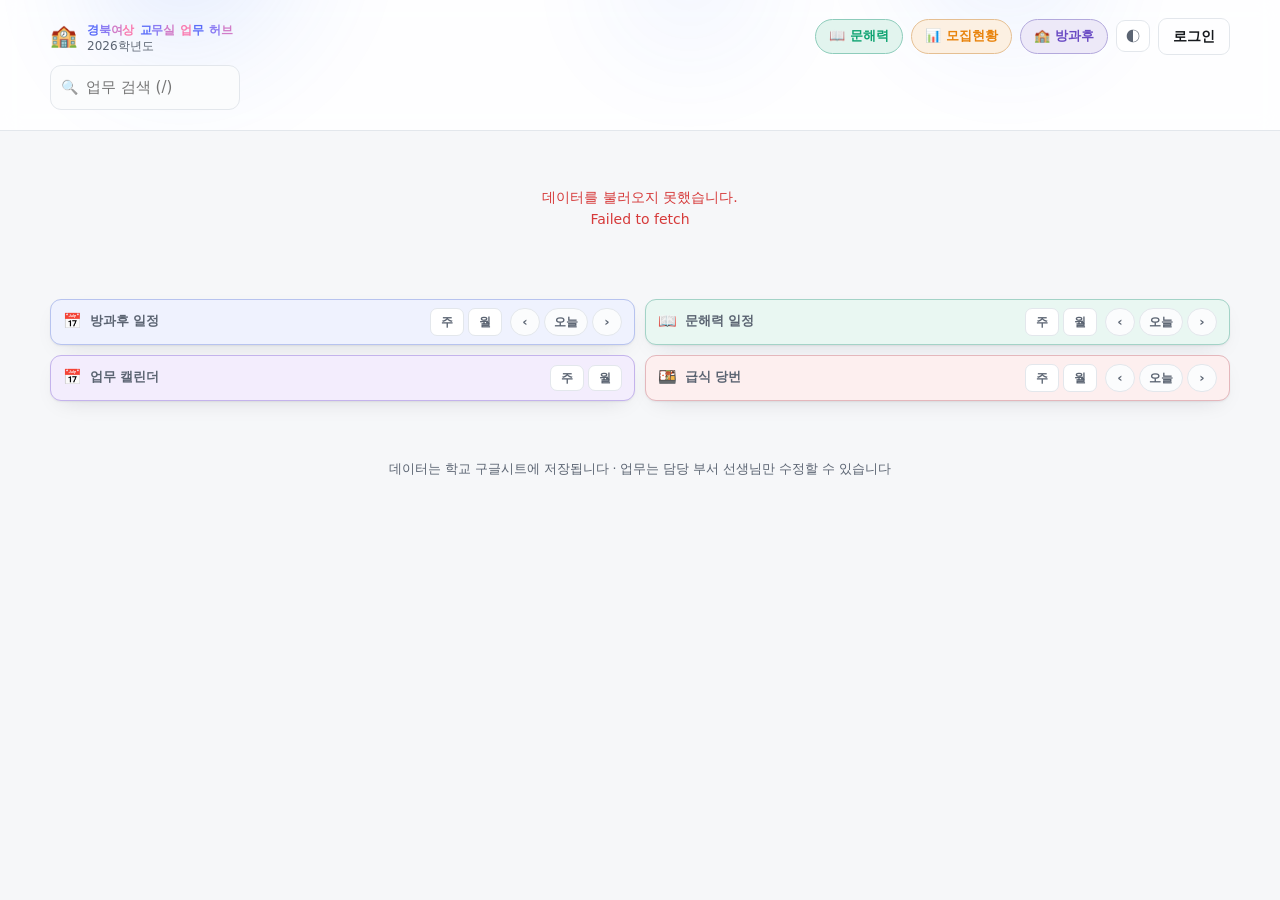
<file: index.html>
<!doctype html>
<html lang="ko">
<head>
<meta charset="utf-8">
<meta name="viewport" content="width=device-width, initial-scale=1, viewport-fit=cover">
<meta name="theme-color" content="#1f2937">
<meta name="description" content="경북여상 교무실 부서별 공유시트·업무 링크를 한 곳에서 찾고 등록하는 웹앱">
<title>경북여상 교무실 업무 허브</title>
<link rel="manifest" href="manifest.webmanifest">
<link rel="icon" href="assets/icon.svg" type="image/svg+xml">
<link rel="apple-touch-icon" href="assets/icon-180.png">
<link rel="stylesheet" href="assets/app.css">
</head>
<body>

<header class="topbar">
  <div class="aurora" aria-hidden="true">
    <span class="aurora-blob b1"></span>
    <span class="aurora-blob b2"></span>
    <span class="aurora-blob b3"></span>
  </div>
  <div class="wrap topbar-inner">
    <div class="brand">
      <span class="brand-mark" aria-hidden="true">🏫</span>
      <div class="brand-text">
        <strong id="siteTitle">경북여상 교무실 업무 허브</strong>
        <span id="siteYear" class="muted">2026학년도</span>
      </div>
    </div>

    <div id="ddays" class="ddays" aria-label="다가오는 일정"></div>

    <div class="topbar-actions">
      <a class="qlink ql-munhae" href="https://knuekim91.github.io/munhae15/" target="_blank" rel="noopener"><span aria-hidden="true">📖</span> 문해력</a>
      <a class="qlink ql-promo" href="https://knuekim91.github.io/gbgc_promo/" target="_blank" rel="noopener"><span aria-hidden="true">📊</span> 모집현황</a>
      <a class="qlink ql-after" href="https://knuekim91.github.io/afterschool/" target="_blank" rel="noopener"><span aria-hidden="true">🏫</span> 방과후</a>
      <button id="themeBtn" class="icon-btn" type="button" title="화면 밝기 전환" aria-label="화면 밝기 전환">◐</button>
      <button id="authBtn" class="btn btn-ghost" type="button">로그인</button>
    </div>
  </div>

  <div class="wrap searchrow">
    <div class="search">
      <span class="search-icon" aria-hidden="true">🔍</span>
      <input id="q" type="search" placeholder="업무 검색 (/)" autocomplete="off" aria-label="업무, 부서로 검색">
      <button id="qClear" class="search-clear" type="button" aria-label="검색어 지우기" hidden>✕</button>
    </div>
    <p id="notice" class="notice" hidden></p>
  </div>

  <nav class="wrap chips" id="chips" aria-label="부서 필터"></nav>
</header>

<main class="wrap" id="main">
  <p id="needEmail" class="notice needemail" hidden>
    <span>업무를 추가·수정하시려면 <b>복구용 이메일</b>을 먼저 등록해 주세요.
      비밀번호를 잊었을 때 되찾을 길이 없으면 곤란해집니다.</span>
    <button type="button" class="btn btn-primary" id="goEmail">지금 등록하기</button>
  </p>
  <div id="state" class="state">불러오는 중…</div>

  <div class="viewrow" id="embedRow" hidden>
    <div class="vbar" data-bar="as">
      <span class="v-ico" aria-hidden="true">📅</span><span class="v-name">방과후 일정</span>
      <span class="v-picks">
        <button type="button" class="vpk" data-view="as" data-scope="week">주</button>
        <button type="button" class="vpk" data-view="as" data-scope="month">월</button>
        <span class="cal-nav"><button type="button" class="calnav" data-vnav="as" data-dir="-1" aria-label="이전">‹</button><button type="button" class="calnav today" data-vnav="as" data-dir="0">오늘</button><button type="button" class="calnav" data-vnav="as" data-dir="1" aria-label="다음">›</button></span>
      </span>
    </div>
    <div class="vbar" data-bar="mh">
      <span class="v-ico" aria-hidden="true">📖</span><span class="v-name">문해력 일정</span>
      <span class="v-picks">
        <button type="button" class="vpk" data-view="mh" data-scope="week">주</button>
        <button type="button" class="vpk" data-view="mh" data-scope="month">월</button>
        <span class="cal-nav"><button type="button" class="calnav" data-vnav="mh" data-dir="-1" aria-label="이전">‹</button><button type="button" class="calnav today" data-vnav="mh" data-dir="0">오늘</button><button type="button" class="calnav" data-vnav="mh" data-dir="1" aria-label="다음">›</button></span>
      </span>
    </div>
    <div class="vbar" data-bar="cal">
      <span class="v-ico" aria-hidden="true">📅</span><span class="v-name">업무 캘린더</span>
      <span class="v-picks">
        <button type="button" class="vpk" data-view="cal" data-scope="week">주</button>
        <button type="button" class="vpk" data-view="cal" data-scope="month">월</button>
      </span>
    </div>
    <div class="vbar vbar-meal" data-bar="meal">
      <span class="v-ico" aria-hidden="true">🍱</span><span class="v-name">급식 당번</span>
      <span class="v-picks">
        <button type="button" class="vpk" data-view="meal" data-scope="week">주</button>
        <button type="button" class="vpk" data-view="meal" data-scope="month">월</button>
        <span class="cal-nav"><button type="button" class="calnav" data-vnav="meal" data-dir="-1" aria-label="이전">‹</button><button type="button" class="calnav today" data-vnav="meal" data-dir="0">오늘</button><button type="button" class="calnav" data-vnav="meal" data-dir="1" aria-label="다음">›</button></span>
      </span>
    </div>
  </div>
  <div class="embedwrap" id="asWrap" hidden>
    <iframe class="embedframe" id="asFrame" title="방과후 일정"></iframe>
  </div>
  <div class="embedwrap" id="mhWrap" hidden>
    <iframe class="embedframe" id="mhFrame" title="문해력 일정"></iframe>
  </div>
  <section id="calendar" class="calendar" hidden aria-label="업무 캘린더"></section>
  <section id="mealWrap" class="mealwrap" hidden aria-label="급식 당번">
    <div class="meal-top">
      <span class="meal-title">🍱 <span id="mealTitle">급식 당번</span></span>
      <span class="meal-tabs" role="tablist">
        <button type="button" class="meal-tab on" data-mt="duty">당번표</button>
        <button type="button" class="meal-tab" data-mt="menu">식단</button>
      </span>
      <span class="meal-sub" id="mealSub">급식지도교사 조별 당번</span>
      <input id="mealQ" class="meal-q" type="search" placeholder="이름으로 찾기" autocomplete="off" aria-label="교사 이름으로 당번 찾기">
    </div>
    <div id="mealBody"></div>
  </section>

  <div id="board" class="board"></div>
</main>

<footer class="wrap foot">
  <p class="muted small">
    데이터는 학교 구글시트에 저장됩니다 · 업무는 담당 부서 선생님만 수정할 수 있습니다
  </p>
</footer>

<button id="fab" class="fab" type="button" hidden>＋ 업무 추가</button>

<!-- 로그인 -->
<dialog id="dlgLogin" class="dlg">
  <form method="dialog" class="dlg-body" id="loginForm">
    <h2>로그인</h2>
    <p class="muted small">선생님 성함을 아이디로 사용합니다. 초기 비밀번호는 <code>2026</code> 입니다.</p>
    <label>이름
      <input name="name" required autocomplete="username" placeholder="예) 김재홍" autofocus>
    </label>
    <label>비밀번호
      <input name="password" type="password" required autocomplete="current-password" value="">
    </label>
    <label class="remember">
      <input name="remember" type="checkbox">
      <span>이 기기에서 자동 로그인 <span class="muted small">(6개월)</span></span>
    </label>
    <p class="hint remember-hint">여러 사람이 함께 쓰는 공용 PC에서는 체크하지 마세요.</p>
    <p class="err" data-err hidden></p>
    <menu>
      <button type="button" id="forgotBtn" class="linklike">비밀번호를 잊으셨나요?</button>
      <span class="grow"></span>
      <button type="button" class="btn btn-ghost" data-close="dlgLogin">취소</button>
      <button value="ok" class="btn btn-primary" type="submit">로그인</button>
    </menu>
  </form>
</dialog>

<!-- 비밀번호 재설정 -->
<dialog id="dlgReset" class="dlg">
  <div class="dlg-body">
    <h2>비밀번호 재설정</h2>

    <form id="resetAskForm" class="stack">
      <p class="muted small">
        등록해 두신 이메일로 6자리 코드를 보내 드립니다.
        코드를 넣기 전까지 <b>지금 비밀번호는 그대로 쓸 수 있습니다.</b>
      </p>
      <label>이름 <input name="name" required placeholder="예) 김재홍" autocomplete="username"></label>
      <p class="err" data-err hidden></p>
      <menu>
        <button type="button" class="btn btn-ghost" data-close="dlgReset">취소</button>
        <button class="btn btn-primary" type="submit">코드 받기</button>
      </menu>
    </form>

    <form id="resetDoForm" class="stack" hidden>
      <p class="ok-note" id="resetSent"></p>
      <label>메일로 받은 6자리 코드
        <input name="code" required inputmode="numeric" maxlength="6" placeholder="000000" autocomplete="one-time-code">
      </label>
      <label>새 비밀번호 <input name="next" type="password" required minlength="4" autocomplete="new-password"></label>
      <label>새 비밀번호 확인 <input name="confirm" type="password" required minlength="4" autocomplete="new-password"></label>
      <p class="err" data-err hidden></p>
      <menu>
        <button type="button" class="btn btn-ghost" data-close="dlgReset">취소</button>
        <button class="btn btn-primary" type="submit">비밀번호 바꾸기</button>
      </menu>
    </form>
  </div>
</dialog>

<!-- 업무 추가 / 수정 -->
<dialog id="dlgLink" class="dlg">
  <form method="dialog" class="dlg-body" id="linkForm">
    <div class="dlg-head">
      <h2 id="linkFormTitle">업무 추가</h2>
      <button type="button" id="archiveBtn" class="linklike archive-btn" hidden>📦 창고로 보내기</button>
    </div>
    <input type="hidden" name="id">
    <label>부서
      <select name="dept" required></select>
    </label>
    <label>제목
      <input name="title" required placeholder="예) 2학기 봉사활동 명단 입력">
    </label>
    <label><span class="lbl">알릴 내용 <span class="muted">(선택)</span></span>
      <textarea name="desc" rows="3"
                placeholder="선생님들께 전할 설명을 적어 주세요.&#10;예) 담임 선생님만 입력, 결석 학생은 비고에 사유 기재"></textarea>
    </label>
    <label><span class="lbl">링크 주소 <span class="muted">(선택)</span></span>
      <input name="url" type="url" placeholder="구글시트 주소를 붙여넣으세요 · 없으면 비워 두세요"
             inputmode="url" autocomplete="off">
      <span class="hint" id="urlHint"></span>
    </label>

    <div class="attach">
      <span class="lbl">첨부파일 <span class="muted">(선택 · 최대 3개 · 각 5MB 이하)</span></span>
      <div id="attachList" class="attach-list"></div>

      <div id="attachPick">
        <input type="file" id="attachInput" class="filepick" multiple>
        <p class="hint">
          공문·양식처럼 작은 파일만 올려 주세요. 구글 드라이브의
          <code>gbgc / 부서이름</code> 폴더에 저장됩니다.
          <b>링크를 아는 사람은 열 수 있으니</b> 개인정보가 담긴 파일은 올리지 말아 주세요.
        </p>
      </div>

      <p id="attachFull" class="hint" hidden>첨부는 3개까지입니다. 더 올리시려면 하나를 떼어 주세요.</p>
      <p id="attachBusy" class="hint busy" hidden></p>
    </div>

    <div class="row2">
      <label><span class="lbl">시작일 <span class="muted">(선택)</span></span>
        <input name="start" type="date">
      </label>
      <label><span class="lbl">마감일 <span class="muted">(선택)</span></span>
        <input name="deadline" type="date">
      </label>
    </div>
    <p class="hint">여러 날 이어지는 행사는 <b>시작일~마감일</b>을 모두 넣으면 캘린더에 하나로 이어 표시됩니다. 하루짜리는 마감일만 넣으세요.</p>

    <label><span class="lbl">메모 <span class="muted">(선택)</span></span>
      <input name="note" placeholder="예) 담임 선생님만">
    </label>

    <div class="track-box">
      <label class="check">
        <input name="track" type="checkbox">
        <span>수합 현황 표시 <span class="muted">— 시트에 입력된 줄 수를 세어 카드에 보여 줍니다</span></span>
      </label>
      <label class="track-target" hidden><span class="lbl">대상 인원 <span class="muted">(선택)</span></span>
        <input name="target" type="number" min="0" step="1" placeholder="예) 30">
      </label>
      <p class="hint">구글시트만 셀 수 있습니다. 구글폼은 [응답 → 스프레드시트에 연결] 후 그 시트 주소를 등록해 주세요.</p>
    </div>

    <p class="err" data-err hidden></p>
    <menu>
      <button type="button" class="btn btn-ghost" data-close="dlgLink">취소</button>
      <button value="ok" class="btn btn-primary" type="submit">저장</button>
    </menu>
  </form>
</dialog>

<!-- 내 계정 -->
<dialog id="dlgAccount" class="dlg">
  <div class="dlg-body">
    <h2>내 계정</h2>
    <dl class="kv">
      <dt>이름</dt><dd id="acctName">-</dd>
      <dt>권한</dt><dd id="acctRole">-</dd>
    </dl>

    <p id="firstLogin" class="firstrun" hidden>
      <b>처음 로그인하셨습니다.</b>
      아래에서 <b>맡은 부서</b>를 고르고, <b>이메일</b>과 <b>새 비밀번호</b>를 정해 주세요.
      초기 비밀번호 <code>2026</code> 은 모두가 아는 값입니다.
    </p>

    <section class="panel">
      <div class="panel-head">
        <h3>내가 맡은 부서</h3>
        <button type="button" class="linklike" id="pickAll">모두 선택</button>
      </div>
      <p class="hint">맡으신 부서를 눌러 주세요. 다시 누르면 빠집니다. 여러 개 고르셔도 됩니다.</p>
      <div id="myDepts" class="pickers"></div>
      <p class="hint" id="myDeptsNote"></p>
    </section>

    <form id="pwForm" class="panel stack">
      <h3>비밀번호 변경</h3>
      <label>현재 비밀번호 <input name="current" type="password" required autocomplete="current-password"></label>
      <label>새 비밀번호 <input name="next" type="password" required minlength="4" autocomplete="new-password"></label>
      <label>새 비밀번호 확인 <input name="confirm" type="password" required minlength="4" autocomplete="new-password"></label>
      <p class="err" data-err hidden></p>
      <button class="btn btn-primary" type="submit">비밀번호 변경</button>
    </form>

    <form id="emailForm" class="panel stack">
      <h3>비밀번호 복구용 이메일 <span class="req">필수</span></h3>
      <p class="hint">
        비밀번호를 잊었을 때 <b>본인이 직접 되찾는 유일한 방법</b>입니다.
        넣지 않으시면 관리자 선생님께 초기화를 부탁하셔야 합니다. 마감 알림도 이 주소로 갑니다.
      </p>
      <div class="inline">
        <input name="email" type="email" placeholder="예) hong@dge.go.kr" autocomplete="email">
        <button class="btn btn-primary" type="submit">저장</button>
      </div>
      <p class="err" data-err hidden></p>
    </form>

    <section id="ddaySection" class="panel" hidden>
      <h3>상단 일정 (D-day) <span class="muted small">(관리자)</span></h3>
      <p class="hint">
        이름과 날짜를 넣고 <b>추가</b>를 누르시면 맨 위에 바로 나타납니다.
        지난 일정은 저절로 사라집니다.
      </p>

      <div id="ddayList" class="attach-list"></div>

      <form id="ddayForm" class="ddayadd">
        <input name="label" placeholder="예) 1차 입학설명회" required maxlength="20">
        <input name="date" type="date" required>
        <select name="fx" aria-label="효과">
          <option value="">효과 없음</option>
          <option value="pulse">두근두근</option>
          <option value="shake">흔들림</option>
          <option value="glow">반짝임</option>
        </select>
        <button class="btn btn-primary" type="submit">추가</button>
      </form>
      <p class="err" data-err hidden></p>
    </section>

    <section id="adminPane" class="panel" hidden>
      <h3>교직원 계정 <span class="muted small">(관리자)</span></h3>
      <div class="utable" id="userList"></div>
      <p class="hint">
        <b>↺</b> 는 비밀번호를 <code>2026</code> 으로 되돌리고, <b>🗑</b> 는 계정을 지웁니다.
        지워도 <code>teachers</code> 명단에 있으면 다시 로그인할 수 있습니다.
        <b>미가입</b>은 아직 한 번도 로그인하지 않은 분입니다.
      </p>
    </section>

    <section id="noticePane" class="panel" hidden>
      <h3>맨 위 띠 공지</h3>
      <p class="hint">
        전 교직원에게 알릴 일을 적어 주세요. 화면 맨 위 검색창 옆에 나타납니다.
        <b>선생님 누구나</b> 올리고 지울 수 있습니다.
      </p>

      <form id="noticeForm">
        <textarea name="notice" rows="2" maxlength="120"
                  placeholder="예) 9월 5일(금) 전체 교직원 연수가 3시로 앞당겨졌습니다."></textarea>
        <p class="hint noticemeta">
          <span id="noticeCount">0 / 120자</span>
          <span id="noticeBy"></span>
        </p>
        <div class="row-end">
          <button type="button" class="btn" id="noticeClear">지우기</button>
          <button type="submit" class="btn btn-primary">띠에 올리기</button>
        </div>
        <p class="err" data-err hidden></p>
      </form>
    </section>

    <menu>
      <button class="btn btn-ghost" id="logoutBtn" type="button">로그아웃</button>
      <button class="btn" id="acctClose" type="button">닫기</button>
    </menu>
  </div>
</dialog>

<div id="toast" class="toast" role="status" aria-live="polite" hidden></div>

<script src="config.js"></script>
<script src="assets/app.js"></script>
</body>
</html>
</file>
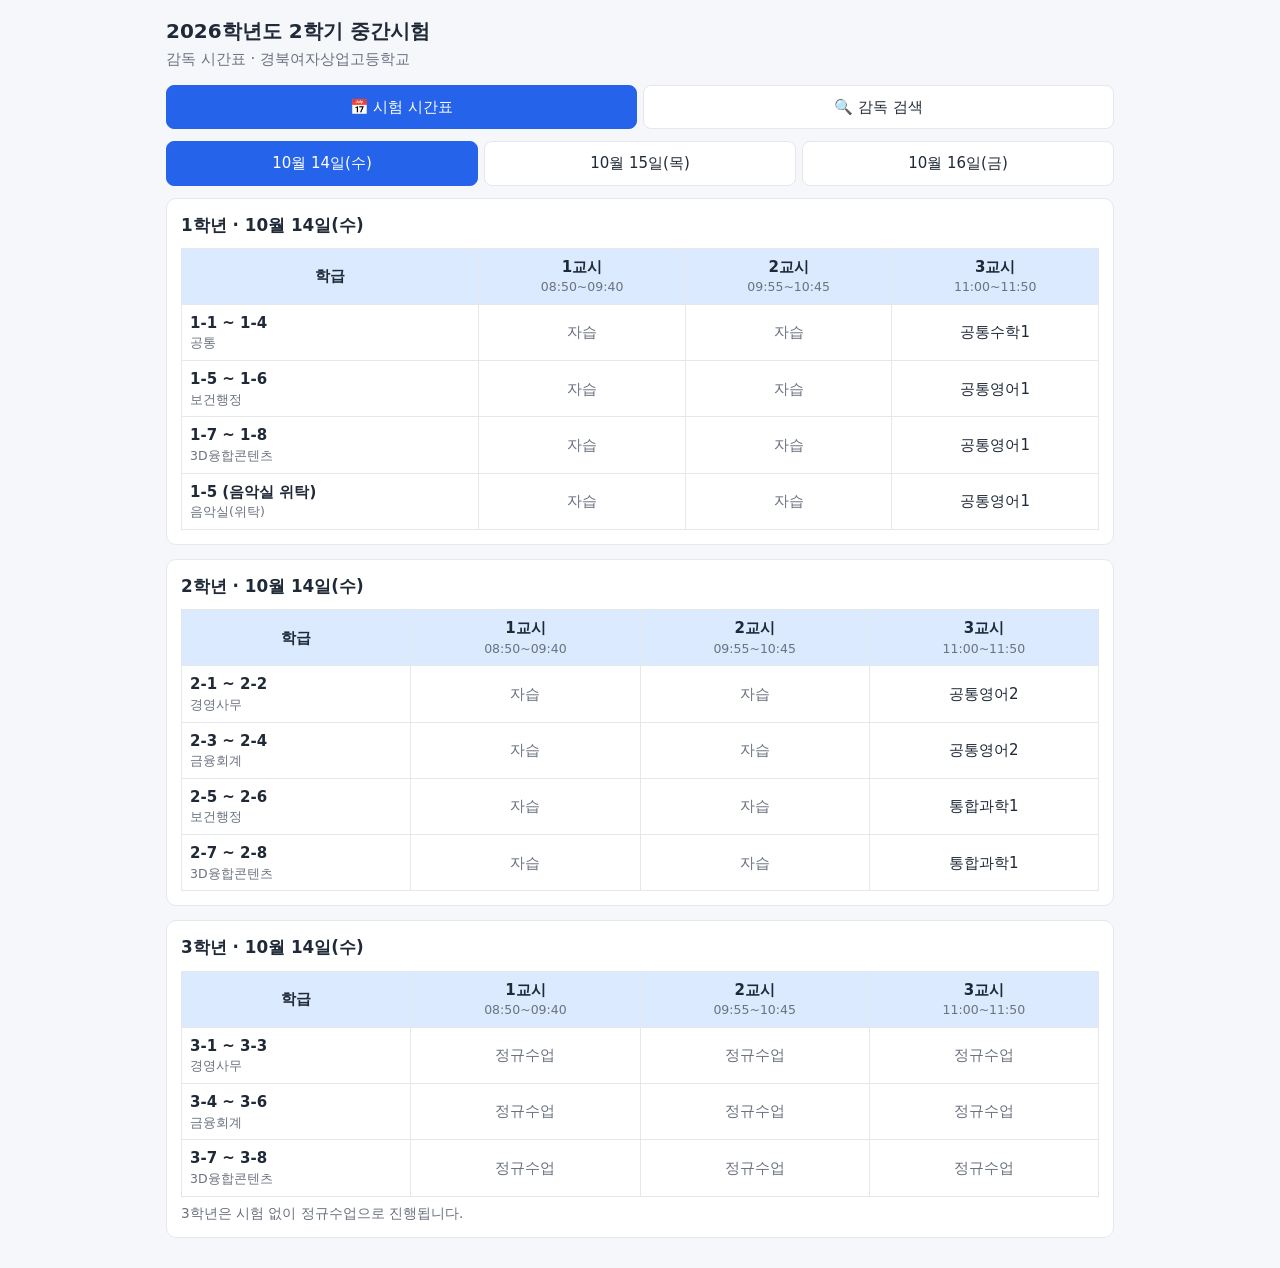
<file: test/index.html>
<!doctype html>
<html lang="ko">
<head>
<meta charset="utf-8">
<meta name="viewport" content="width=device-width, initial-scale=1">
<title>2026학년도 2학기 중간시험</title>
<style>
:root{--bg:#f5f7fa;--card:#fff;--tx:#1f2937;--mu:#6b7280;--bd:#e5e7eb;--pr:#2563eb;--prbg:#dbeafe;--hl:#fef3c7}
@media (prefers-color-scheme:dark){:root{--bg:#111827;--card:#1f2937;--tx:#f3f4f6;--mu:#9ca3af;--bd:#374151;--pr:#60a5fa;--prbg:#1e3a5f;--hl:#5b4a12}}
*{box-sizing:border-box}
body{margin:0;background:var(--bg);color:var(--tx);font:15px/1.5 "Malgun Gothic",system-ui,sans-serif}
.wrap{max-width:980px;margin:0 auto;padding:16px}
h1{font-size:1.25rem;margin:0}.sub{color:var(--mu);margin:2px 0 14px}
.tabs{display:flex;gap:6px;margin:12px 0}
.tab{flex:1;padding:10px;border:1px solid var(--bd);background:var(--card);color:var(--tx);border-radius:8px;font:inherit;cursor:pointer}
.tab.on{background:var(--pr);color:#fff;border-color:var(--pr)}
.card{background:var(--card);border:1px solid var(--bd);border-radius:10px;padding:14px;margin-bottom:14px}
.card h2{font-size:1.05rem;margin:0 0 10px}
table{width:100%;border-collapse:collapse}
th,td{border:1px solid var(--bd);padding:7px 8px;text-align:center;vertical-align:middle}
th{background:var(--prbg)}th small{display:block;font-weight:400;color:var(--mu)}
td.l{text-align:left;font-weight:600;white-space:nowrap}
td.self{color:var(--mu)}
.scroll{overflow-x:auto}
.search{display:flex;gap:8px}
.search input{flex:1;padding:12px;font:inherit;font-size:1.05rem;border:2px solid var(--pr);border-radius:8px;background:var(--card);color:var(--tx);min-width:0}
.search button{padding:0 16px;border:0;border-radius:8px;background:var(--pr);color:#fff;font:inherit;cursor:pointer}
.msg{color:var(--mu);padding:12px 2px}
.day-h{display:flex;justify-content:space-between;align-items:baseline}
.cnt{color:var(--mu);font-size:.9rem}
mark{background:var(--hl);color:inherit;border-radius:3px;padding:0 2px}
.chips{display:flex;flex-wrap:wrap;gap:6px;margin:8px 0}
.chip{border:1px solid var(--bd);background:var(--card);color:var(--tx);border-radius:99px;padding:4px 10px;font:inherit;font-size:.85rem;cursor:pointer}
.note{font-size:.85rem;color:var(--mu);margin-top:6px}
.sug{margin-top:6px;max-height:226px;overflow-y:auto;overscroll-behavior:contain;border:1px solid var(--bd);border-radius:8px;background:var(--card)}
.sug button{display:block;width:100%;height:45px;padding:0 14px;border:0;border-bottom:1px solid var(--bd);background:none;color:var(--tx);font:inherit;text-align:left;cursor:pointer}
.sug button:last-child{border-bottom:0}.sug button:active{background:var(--prbg)}
.hide{display:none}
@media (max-width:560px){th,td{padding:6px 4px;font-size:.88rem}.wrap{padding:12px}}
</style>
</head>
<body>
<div class="wrap">
  <h1>2026학년도 2학기 중간시험</h1><div class="sub"><span id="title"></span> · <span id="school"></span></div>
  <div class="tabs">
    <button class="tab on" data-t="sch">📅 시험 시간표</button>
    <button class="tab" data-t="srch">🔍 감독 검색</button>
  </div>

  <section id="sch">
    <div class="tabs" id="dayTabs"></div>
    <div id="schOut"></div>
  </section>

  <section id="srch" class="hide">
    <div class="card">
      <div class="search">
        <input id="q" type="search" placeholder="교사 성명을 입력하세요" autocomplete="off">
        <button id="go">검색</button>
      </div>
      <div id="sug" class="sug hide" role="listbox"></div>
      <div class="note">성명을 입력하면 날짜별 교시·학년반(장소) 감독 내용이 표시됩니다.</div>
    </div>
    <div id="srchOut"></div>
  </section>
</div>

<script>
const D = {"title": "2026학년도 2학기 중간시험 감독 시간표", "school": "경북여자상업고등학교", "days": [{"label": "10월 14일(수)", "times": ["08:50~09:40", "09:55~10:45", "11:00~11:50"]}, {"label": "10월 15일(목)", "times": ["08:50~09:40", "09:55~10:45", "11:00~11:50"]}, {"label": "10월 16일(금)", "times": ["08:50~09:40", "09:55~10:45", "11:00~11:50"]}], "halls": [{"place": "4층 복도 남", "sup": [["", "", "김종대"], ["", "김명준", "이은숙"], ["", "강순경", "윤재욱"]]}, {"place": "4층 복도 북", "sup": [["", "", "김소양"], ["", "", "권가영"], ["", "김소양", "전다윤"]]}, {"place": "5층 복도 남", "sup": [["", "", "이대희"], ["", "박재규", "노종섭"], ["", "오세윤", "김소양"]]}, {"place": "5층 복도 북", "sup": [["", "", "김소양"], ["", "김슬기", "이점희"], ["", "권가영", "이수진"]]}], "groups": [{"subjects": [["자습", "자습", "공통수학1"], ["자습", "회계정보처리시스템", "통합사회2"], ["자습", "공통국어2", "한국사2"]], "classes": [{"cls": "1-1", "area": "공통", "sup": [["오세윤", "허준영", "권대환"], ["이점희", "이대희", "김슬기"], ["김효주", "윤재욱", "이은주"]]}, {"cls": "1-2", "area": "공통", "sup": [["정대명", "윤재욱", "전다윤"], ["김태성", "도호영", "김효주"], ["홍진리", "이수진", "노종섭"]]}, {"cls": "1-3", "area": "공통", "sup": [["김재홍", "김종대", "윤재욱"], ["표정현", "사공걸", "박재규"], ["오세윤", "김지언", "권대환"]]}, {"cls": "1-4", "area": "공통", "sup": [["여상척", "이시영", "황혜원"], ["김명준", "권가영", "이지은"], ["김동익", "사공걸", "김종대"]]}], "grade": 1, "area": "공통", "label": "1-1 ~ 1-4"}, {"subjects": [["자습", "자습", "공통영어1"], ["자습", "인체구조와기능", "통합사회2"], ["자습", "공통국어2", "한국사2"]], "classes": [{"cls": "1-5", "area": "보건행정", "sup": [["김지언", "박재규", "허준영"], ["김동익", "이수진", "이은주"], ["김종대", "김재홍", "오세윤"]]}, {"cls": "1-6", "area": "보건행정", "sup": [["이은숙", "홍진리", "김효주"], ["강순경", "김종대", "이시영"], ["박재규", "이지은", "권퀴리"]]}], "grade": 1, "area": "보건행정", "label": "1-5 ~ 1-6"}, {"subjects": [["자습", "자습", "공통영어1"], ["자습", "자습", "통합사회2"], ["자습", "공통국어2", "한국사2"]], "classes": [{"cls": "1-7", "area": "3D융합콘텐츠", "sup": [["김경희", "김정선", "정대명"], ["박재규", "허준영", "이현정"], ["이보경", "황혜원", "이현나"]]}, {"cls": "1-8", "area": "3D융합콘텐츠", "sup": [["사공걸", "권퀴리", "노종섭"], ["여상척", "이은주", "이현나"], ["황혜원", "김태성", "이현정"]]}], "grade": 1, "area": "3D융합콘텐츠", "label": "1-7 ~ 1-8"}, {"subjects": [["자습", "자습", "공통영어1"], ["자습", "인체구조와기능", "통합사회2"], ["자습", "공통국어2", "한국사2"]], "classes": [{"cls": "1-5 (음악실 위탁)", "area": "음악실(위탁)", "sup": [["하진미", "하진미", "하진미"], ["하진미", "하진미", "하진미"], ["하진미", "하진미", "하진미"]]}], "grade": 1, "area": "음악실(위탁)", "label": "1-5 (음악실 위탁)"}, {"subjects": [["자습", "자습", "공통영어2"], ["자습", "한문Ⅰ", "직무수학"], ["자습", "세무일반", "직무의사소통"]], "classes": [{"cls": "2-1", "area": "경영사무", "sup": [["이은주", "이대희", "안대병"], ["황혜원", "이현정", "홍진리"], ["김지언", "이점희", "권가영"]]}, {"cls": "2-2", "area": "경영사무", "sup": [["이보경", "노종섭", "이점희"], ["이지은", "이현나", "김정선"], ["표정현", "안대병", "김동익"]]}], "grade": 2, "area": "경영사무", "label": "2-1 ~ 2-2"}, {"subjects": [["자습", "자습", "공통영어2"], ["자습", "한문Ⅰ", "직무수학"], ["자습", "세무일반", "직무의사소통"]], "classes": [{"cls": "2-3", "area": "금융회계", "sup": [["이점희", "권가영", "김태성"], ["김지현", "김동익", "김경희"], ["이수진", "표정현", "강순경"]]}, {"cls": "2-4", "area": "금융회계", "sup": [["도호영", "김태성", "표정현"], ["김지언", "박민정", "이보경"], ["윤재욱", "김명준", "여상척"]]}], "grade": 2, "area": "금융회계", "label": "2-3 ~ 2-4"}, {"subjects": [["자습", "자습", "통합과학1"], ["자습", "자습", "직무수학"], ["자습", "보건의료법규", "직무의사소통"]], "classes": [{"cls": "2-5", "area": "보건행정", "sup": [["표정현", "김슬기", "김명준"], ["장용준", "전다윤", "여상척"], ["권대환", "이현나", "박재규"]]}, {"cls": "2-6", "area": "보건행정", "sup": [["김명준", "이수진", "김동익"], ["김경희", "권대환", "장용준"], ["노종섭", "이현정", "김슬기"]]}], "grade": 2, "area": "보건행정", "label": "2-5 ~ 2-6"}, {"subjects": [["자습", "자습", "통합과학1"], ["자습", "자습", "직무수학"], ["자습", "자습", "직무의사소통"]], "classes": [{"cls": "2-7", "area": "3D융합콘텐츠", "sup": [["김동익", "김지언", "강순경"], ["김재홍", "노종섭", "오세윤"], ["이지은", "김정선", "장용준"]]}, {"cls": "2-8", "area": "3D융합콘텐츠", "sup": [["강순경", "이지은", "김경희"], ["김효주", "안대병", "김지언"], ["이점희", "여상척", "이은숙"]]}], "grade": 2, "area": "3D융합콘텐츠", "label": "2-7 ~ 2-8"}, {"subjects": [["정규수업", "정규수업", "정규수업"], ["정규수업", "정규수업", "정규수업"], ["정규수업", "정규수업", "정규수업"]], "classes": [{"cls": "3-1", "area": "경영사무", "sup": [["권퀴리", "이은주", "길하나"], ["박민정", "장현석", "전다윤"], ["전다윤", "정대명", "김지현"]]}, {"cls": "3-2", "area": "경영사무", "sup": [["장용준", "조영숙", "권퀴리"], ["조영숙", "권퀴리", "이대희"], ["길하나", "이은숙", "조영숙"]]}, {"cls": "3-3", "area": "경영사무", "sup": [["김지현", "이보경", "박민정"], ["이보경", "장용준", "조영숙"], ["김슬기", "이대희", "이보경"]]}], "grade": 3, "area": "경영사무", "label": "3-1 ~ 3-3"}, {"subjects": [["정규수업", "정규수업", "정규수업"], ["정규수업", "정규수업", "정규수업"], ["정규수업", "정규수업", "정규수업"]], "classes": [{"cls": "3-4", "area": "금융회계", "sup": [["윤재욱", "김효주", "이보경"], ["이은주", "이보경", "김지현"], ["장용준", "박민정", "김효주"]]}, {"cls": "3-5", "area": "금융회계", "sup": [["황혜원", "도호영", "이시영"], ["도호영", "이시영", "도호영"], ["이시영", "장현석", "이시영"]]}, {"cls": "3-6", "area": "금융회계", "sup": [["이시영", "황혜원", "김지현"], ["이시영", "김경희", "이수진"], ["도호영", "허준영", "길하나"]]}], "grade": 3, "area": "금융회계", "label": "3-4 ~ 3-6"}, {"subjects": [["정규수업", "정규수업", "정규수업"], ["정규수업", "정규수업", "정규수업"], ["정규수업", "정규수업", "정규수업"]], "classes": [{"cls": "3-7", "area": "3D융합콘텐츠", "sup": [["김정선", "정대명", "김정선"], ["길하나", "허준영", "정대명"], ["김정선", "김지현", "홍진리"]]}, {"cls": "3-8", "area": "3D융합콘텐츠", "sup": [["길하나", "장현석", "장현석"], ["정대명", "정대명", "길하나"], ["허준영", "길하나", "이대희"]]}], "grade": 3, "area": "3D융합콘텐츠", "label": "3-7 ~ 3-8"}]};
const $ = s => document.querySelector(s);
const esc = s => String(s).replace(/[&<>"]/g, c => ({'&':'&amp;','<':'&lt;','>':'&gt;','"':'&quot;'}[c]));
const subj = s => esc(s).replace(/\n/g,'<br>');
$('#title').textContent = '감독 시간표';
$('#school').textContent = D.school;
const periodTh = (d,k) => `<th>${k+1}교시<small>${esc(D.days[d].times[k])}</small></th>`;

// ── 시험 시간표 ──
let curDay = 0;
const today = new Date(), m = today.getMonth()+1, dd = today.getDate();
D.days.forEach((d,i)=>{ if (d.label.startsWith(`${m}월 ${dd}일`)) curDay = i; });
function renderDayTabs(){
  $('#dayTabs').innerHTML = D.days.map((d,i)=>`<button class="tab${i===curDay?' on':''}" data-d="${i}">${esc(d.label)}</button>`).join('');
  $('#dayTabs').querySelectorAll('.tab').forEach(b=>b.onclick=()=>{curDay=+b.dataset.d;renderDayTabs();renderSchedule();});
}
function renderSchedule(){
  const d = curDay;
  let h = '';
  [1,2,3].forEach(g=>{
    const gs = D.groups.filter(x=>x.grade===g);
    h += `<div class="card"><h2>${g}학년 · ${esc(D.days[d].label)}</h2><div class="scroll"><table><thead><tr><th>학급</th>`;
    for(let k=0;k<3;k++) h += periodTh(d,k);
    h += '</tr></thead><tbody>';
    gs.forEach(x=>{
      h += `<tr><td class="l">${esc(x.label)}<small style="display:block;font-weight:400;color:var(--mu)">${esc(x.area.replace(/\n/g,''))}</small></td>`;
      x.subjects[d].forEach(s=>{ h += `<td class="${/자습|정규수업/.test(s)?'self':''}">${subj(s)}</td>`; });
      h += '</tr>';
    });
    h += '</tbody></table></div>';
    if (g===3) h += '<div class="note">3학년은 시험 없이 정규수업으로 진행됩니다.</div>';
    h += '</div>';
  });
  $('#schOut').innerHTML = h;
}

// ── 감독 검색 ──
const hits = {};   // name -> [{d,k,where,subject}]
function add(name, d, k, where, subject){
  if(!name) return;
  (hits[name] = hits[name] || []).push({d,k,where,subject});
}
D.halls.forEach(hl=>hl.sup.forEach((day,d)=>day.forEach((n,k)=>add(n,d,k,hl.place,''))));
D.groups.forEach(g=>g.classes.forEach(c=>c.sup.forEach((day,d)=>day.forEach((n,k)=>add(n,d,k,c.cls,g.subjects[d][k])))));
const allNames = Object.keys(hits).sort((a,b)=>a.localeCompare(b,'ko'));
const LS='gbgc_lastTeacher';
const store = {get(){try{return localStorage.getItem(LS)||''}catch(e){return ''}}, set(v){try{localStorage.setItem(LS,v)}catch(e){}}};
function showSug(){
  const q = $('#q').value.trim().replace(/\s+/g,'');
  const list = allNames.filter(n=>n.includes(q));
  const box = $('#sug');
  if(!list.length || (list.length===1 && list[0]===q)){ box.classList.add('hide'); return; }
  box.innerHTML = list.map(n=>`<button type="button" data-n="${esc(n)}">${esc(n)}</button>`).join('');
  box.scrollTop = 0;
  box.classList.remove('hide');
}
function hideSug(){ $('#sug').classList.add('hide'); }
$('#sug').addEventListener('click',e=>{
  const b = e.target.closest('button'); if(!b) return;
  $('#q').value = b.dataset.n; hideSug(); $('#q').blur(); search();
});
$('#q').addEventListener('focus',showSug);
$('#q').addEventListener('input',showSug);
document.addEventListener('click',e=>{ if(!e.target.closest('.search') && !e.target.closest('#sug')) hideSug(); });

function search(){
  const q = $('#q').value.trim().replace(/\s+/g,'');
  const out = $('#srchOut');
  if(!q){ out.innerHTML = `<div class="msg">성명을 입력해 주세요.</div>`; return; }
  const found = allNames.filter(n=>n.includes(q));
  if(!found.length){ out.innerHTML = `<div class="msg">‘${esc(q)}’ 선생님의 감독 내용이 없습니다. 성명을 다시 확인해 주세요.</div>`; return; }
  if(found.length>1 && !found.includes(q)){
    out.innerHTML = `<div class="msg">여러 명이 검색되었습니다. 선택해 주세요.</div><div class="chips">${found.map(n=>`<button class="chip" data-n="${esc(n)}">${esc(n)}</button>`).join('')}</div>`;
    out.querySelectorAll('.chip').forEach(b=>b.onclick=()=>{$('#q').value=b.dataset.n;search();});
    return;
  }
  const name = found.includes(q) ? q : found[0];
  store.set(name);
  const list = hits[name];
  let h = `<div class="card"><h2>${esc(name)} 선생님 · 총 ${list.length}회 감독</h2></div>`;
  D.days.forEach((day,d)=>{
    const rows = list.filter(x=>x.d===d).sort((a,b)=>a.k-b.k);
    h += `<div class="card"><div class="day-h"><h2>${esc(day.label)}</h2><span class="cnt">${rows.length}회</span></div>`;
    if(!rows.length) h += `<div class="msg">감독 없음</div>`;
    else{
      h += `<div class="scroll"><table><thead><tr><th>교시</th><th>시간</th><th>학년·반 / 장소</th><th>시험과목</th></tr></thead><tbody>`;
      rows.forEach(r=>{
        h += `<tr><td>${r.k+1}교시</td><td>${esc(day.times[r.k])}</td><td><b>${esc(r.where)}</b></td><td>${subj(r.subject||'—')}</td></tr>`;
      });
      h += '</tbody></table></div>';
    }
    h += '</div>';
  });
  out.innerHTML = h;
}
$('#go').onclick = ()=>{ hideSug(); search(); };
$('#q').addEventListener('keydown',e=>{ if(e.key==='Enter'){ hideSug(); $('#q').blur(); search(); } });

document.querySelectorAll('.tabs > .tab[data-t]').forEach(b=>b.onclick=()=>{
  document.querySelectorAll('.tabs > .tab[data-t]').forEach(x=>x.classList.toggle('on',x===b));
  $('#sch').classList.toggle('hide', b.dataset.t!=='sch');
  $('#srch').classList.toggle('hide', b.dataset.t!=='srch');
});
renderDayTabs(); renderSchedule();
$('#srchOut').innerHTML = '<div class="msg">성명을 입력하고 검색을 눌러 주세요.</div>';
const last = store.get();
if(last && hits[last]){ $('#q').value = last; search(); }
</script>
</body>
</html>
</file>
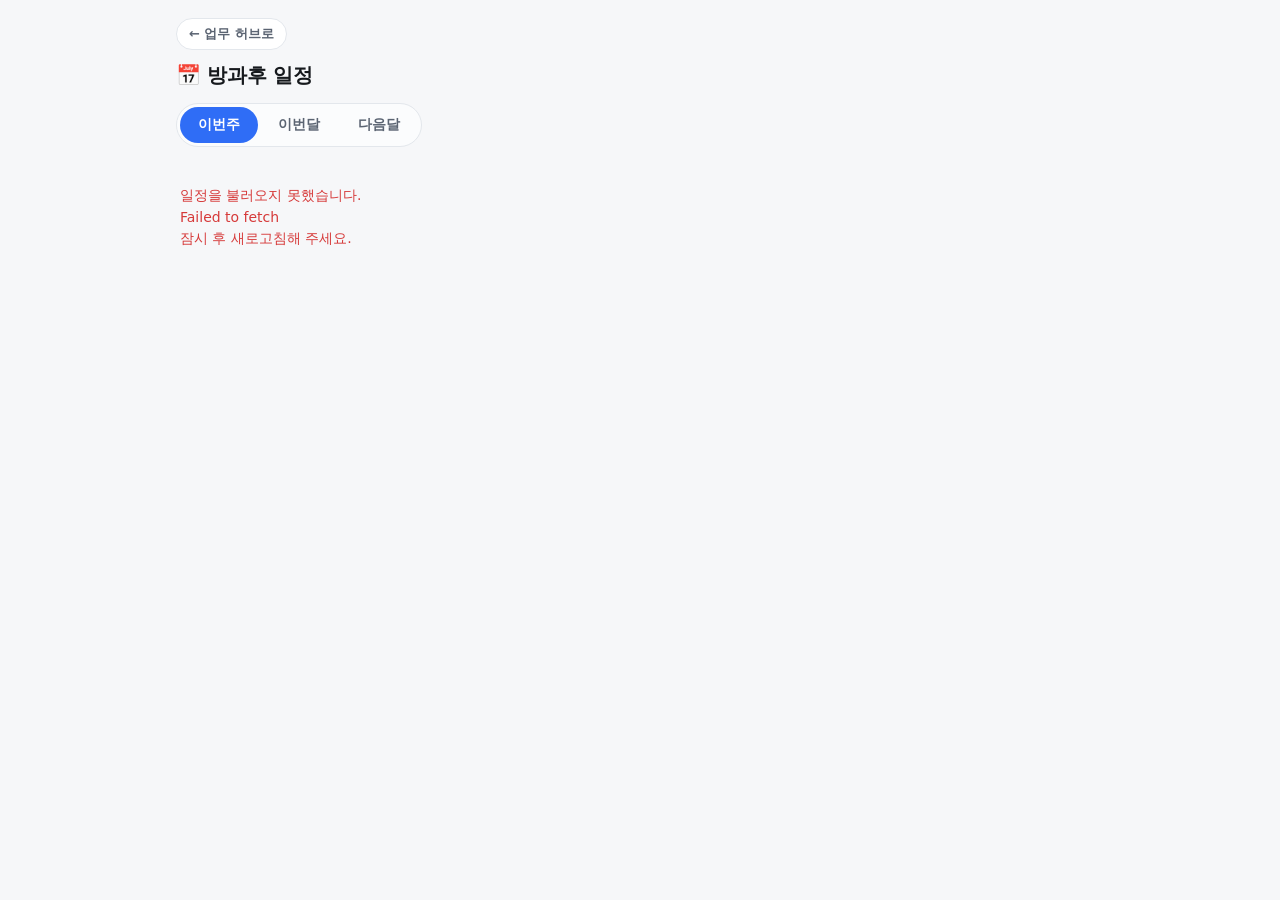
<file: afterschool.html>
<!doctype html>
<html lang="ko">
<head>
<meta charset="utf-8">
<meta name="viewport" content="width=device-width, initial-scale=1">
<title>방과후 일정</title>
<link rel="icon" href="data:image/svg+xml,<svg xmlns='http://www.w3.org/2000/svg' viewBox='0 0 16 16'><text y='14' font-size='14'>📅</text></svg>">
<link rel="stylesheet" href="assets/app.css">
<style>
  .as-wrap { max-width: 960px; margin: 0 auto; padding: 18px 16px 48px; }
  body.embed .as-wrap { padding: 2px 2px 8px; }
  body.embed .as-top, body.embed h1, body.embed .as-tabs { display: none; }
  .as-top { display: flex; align-items: center; gap: 10px; flex-wrap: wrap; margin-bottom: 4px; }
  .as-back { text-decoration: none; color: var(--ink-2); font-size: 13px; font-weight: 600; border: 1px solid var(--line); border-radius: 999px; padding: 5px 12px; background: var(--panel); }
  .as-wrap h1 { font-size: 20px; margin: 10px 0 12px; letter-spacing: -.3px; }

  .as-tabs { display: inline-flex; background: var(--panel-2); border: 1px solid var(--line); border-radius: 999px; padding: 3px; gap: 2px; margin-bottom: 14px; }
  .as-tab { border: 0; background: none; cursor: pointer; font: inherit; font-size: 14px; font-weight: 700; color: var(--ink-2); padding: 7px 18px; border-radius: 999px; }
  .as-tab.on { background: var(--accent); color: #fff; }

  .as-scopelabel { color: var(--ink-2); font-size: 14px; font-weight: 600; margin: 0 0 12px; }
  .as-scopelabel b { color: var(--accent); }
  .as-state { color: var(--ink-3); padding: 24px 4px; font-size: 14px; }
  .as-state.error { color: var(--danger); white-space: pre-line; }

  .as-grid { display: grid; grid-template-columns: repeat(5, 1fr); gap: 10px; }
  .as-day { background: var(--panel); border: 1px solid var(--line); border-radius: 12px; box-shadow: var(--shadow); overflow: hidden; display: flex; flex-direction: column; min-height: 120px; }
  .as-dhead { padding: 9px 10px; border-bottom: 1px solid var(--line-2); display: flex; align-items: baseline; gap: 7px; }
  .as-dname { font-weight: 800; font-size: 15px; }
  .as-ddate { font-size: 12px; color: var(--ink-3); font-variant-numeric: tabular-nums; }
  .as-day.today { border-color: var(--accent); box-shadow: 0 0 0 2px color-mix(in srgb, var(--accent) 22%, transparent); }
  .as-day.today .as-dhead { background: color-mix(in srgb, var(--accent) 12%, transparent); }
  .as-day.today .as-dname { color: var(--accent); }

  .as-items { list-style: none; margin: 0; padding: 8px; display: flex; flex-direction: column; gap: 6px; flex: 1; }
  .as-items li { background: var(--panel-2); border: 1px solid var(--line-2); border-left: 3px solid var(--accent); border-radius: 8px; padding: 7px 9px; font-size: 13.5px; font-weight: 600; color: var(--ink); line-height: 1.35; }
  .as-empty { color: var(--ink-3); font-size: 12.5px; padding: 10px 9px; }

  .as-wk { margin-bottom: 18px; }
  .as-wklabel { font-size: 14px; font-weight: 800; color: var(--ink-2); margin: 0 0 8px; padding-left: 2px; display: flex; align-items: center; gap: 8px; }
  .as-wk.now .as-wklabel { color: var(--accent); }
  .as-wk.now .as-wklabel::after { content: '이번 주'; font-size: 11px; font-weight: 700; color: #fff; background: var(--accent); border-radius: 999px; padding: 2px 8px; }

  /* 날짜를 누르면 그날 강좌 상세. 왼쪽 상세 + 오른쪽 운영시간안내. */
  .as-day.clickable { cursor: pointer; }
  .as-day.clickable:hover { border-color: var(--accent); }
  .as-day.sel { border-color: var(--accent); box-shadow: 0 0 0 2px color-mix(in srgb, var(--accent) 30%, transparent); }

  /* 오늘은 작은 '오늘' 표시로 알려 주고, 다른 날을 골랐을 때는 오늘의 진한 강조를 풀어 선택한 날만 진하게 보입니다. */
  .as-day.today .as-dhead::after { content: '오늘'; margin-left: auto; font-size: 10.5px; font-weight: 800; color: #fff; background: var(--accent); border-radius: 999px; padding: 1px 7px; align-self: center; }
  .has-sel .as-day.today:not(.sel) { border-color: var(--line); box-shadow: var(--shadow); }
  .has-sel .as-day.today:not(.sel) .as-dhead { background: none; }
  .has-sel .as-day.today:not(.sel) .as-dname { color: inherit; }
  .as-day.sel .as-dhead { background: color-mix(in srgb, var(--accent) 16%, transparent); }
  .as-day.sel .as-dname { color: var(--accent); }

  .as-detailrow { display: flex; gap: 12px; margin-top: 20px; align-items: flex-start; }
  .as-detail { flex: 1.6 1 0; min-width: 0; background: var(--panel); border: 1px solid color-mix(in srgb, var(--accent) 30%, var(--line)); border-radius: 12px; box-shadow: var(--shadow); padding: 14px 16px; }
  .as-detail h2 { font-size: 15px; margin: 0 0 10px; color: var(--accent); letter-spacing: -.2px; }
  .dt-prog { margin-bottom: 12px; }
  .dt-ban { font-size: 13px; font-weight: 800; color: var(--ink); margin-bottom: 5px; }
  .dt-list { list-style: none; margin: 0; padding: 0; display: flex; flex-direction: column; gap: 5px; }
  .dt-list li { display: flex; flex-wrap: wrap; align-items: baseline; gap: 4px 10px; font-size: 13px; color: var(--ink); background: var(--panel-2); border: 1px solid var(--line-2); border-left: 3px solid var(--accent); border-radius: 8px; padding: 6px 9px; }
  .dt-gyosi { font-weight: 700; color: var(--accent); font-variant-numeric: tabular-nums; }

  /* 반마다 고유 색: 자격A=파랑 · 금공반=주황 · 공무원반=분홍 · 기초A=초록 · 기초B=청록 · 자격B=보라 */
  [data-ban="자격A"]   { --bc: #3b82f6; }
  [data-ban="금공반"]   { --bc: #f08a1c; }
  [data-ban="공무원반"] { --bc: #d946a8; }
  [data-ban="기초A"]   { --bc: #22a35a; }
  [data-ban="기초B"]   { --bc: #0ea5b7; }
  [data-ban="자격B"]   { --bc: #8b5cf6; }
  [data-ban="기능반"]   { --bc: #d4a017; }
  [data-ban="기술사관"] { --bc: #65a30d; }
  .as-items li[data-ban], .dt-prog[data-ban] .dt-list li { border-left-color: var(--bc, var(--accent)); }
  .as-items li[data-ban="자격A"], .as-items li[data-ban="금공반"], .as-items li[data-ban="공무원반"], .as-items li[data-ban="기초A"], .as-items li[data-ban="기초B"], .as-items li[data-ban="자격B"], .as-items li[data-ban="기능반"], .as-items li[data-ban="기술사관"] { background: color-mix(in srgb, var(--bc) 13%, var(--panel-2)); color: color-mix(in srgb, var(--bc) 70%, var(--ink)); }
  .dt-prog[data-ban] .dt-ban { color: var(--bc, var(--ink)); }
  .dt-prog[data-ban] .dt-gyosi { color: var(--bc, var(--accent)); }
  .dt-teacher { font-weight: 700; }
  .dt-course { flex: 1 1 120px; }
  .dt-room { color: var(--ink-3); font-size: 12px; }

  .as-note { flex: 1 1 0; min-width: 0; margin-top: 0; background: var(--panel-2); border: 1px solid var(--line-2); border-radius: 12px; padding: 14px 16px; }
  .as-note h2 { font-size: 14px; margin: 0 0 8px; color: var(--ink-2); }
  .as-note pre { margin: 0; font: inherit; font-size: 13px; color: var(--ink); white-space: pre-wrap; word-break: break-word; line-height: 1.6; }
  .as-foot { margin-top: 18px; color: var(--ink-3); font-size: 11.5px; }

  @media (max-width: 720px) {
    .as-grid { grid-template-columns: 1fr; }
    .as-day { min-height: 0; }
    .as-items { flex-direction: row; flex-wrap: wrap; }
    .as-items li { flex: 0 0 auto; }
    .as-detailrow { flex-direction: column; }
  }
</style>
</head>
<body>
<script>
  try { var t = localStorage.getItem('gbgc.theme'); if (t) document.documentElement.setAttribute('data-theme', t); } catch (e) {}

  // 허브에서 밝기(◐)를 바꾸면 패널도 곧바로 따라갑니다.
  function setThemeAttr(t) { if (t) document.documentElement.setAttribute('data-theme', t); else document.documentElement.removeAttribute('data-theme'); }
  window.addEventListener('message', function (e) { var d = e.data || {}; if (d && d.type === 'theme') setThemeAttr(d.theme); });
  window.addEventListener('storage', function (e) { if (e.key === 'gbgc.theme') setThemeAttr(e.newValue); });
  var EMBED = location.search.indexOf('embed=1') >= 0;
  if (EMBED) document.addEventListener('DOMContentLoaded', function () { document.body.classList.add('embed'); });
</script>

<main class="as-wrap">
  <div class="as-top"><a class="as-back" href="./">← 업무 허브로</a></div>
  <h1>📅 방과후 일정</h1>

  <div class="as-tabs" role="tablist">
    <button type="button" class="as-tab" data-scope="week">이번주</button>
    <button type="button" class="as-tab" data-scope="month">이번달</button>
    <button type="button" class="as-tab" data-scope="next">다음달</button>
  </div>

  <p class="as-scopelabel" id="scopeLabel" hidden></p>
  <div id="state" class="as-state">불러오는 중…</div>
  <section id="view" hidden></section>

  <div class="as-detailrow" id="detailRow" hidden>
    <section class="as-detail" id="detail" hidden></section>
    <section id="noteBox" class="as-note" hidden>
      <h2>운영 시간 안내</h2>
      <pre id="note"></pre>
    </section>
  </div>

  <p class="as-foot" id="foot" hidden></p>
</main>

<script>
  var $ = function (s) { return document.querySelector(s); };
  var $$ = function (s) { return [].slice.call(document.querySelectorAll(s)); };
  function esc(s) { return String(s == null ? '' : s).replace(/&/g,'&amp;').replace(/</g,'&lt;').replace(/>/g,'&gt;'); }

  var scope = 'week';
  var _ps = new URLSearchParams(location.search).get('scope');
  if (_ps === 'month' || _ps === 'week' || _ps === 'next') scope = _ps === 'next' ? 'month' : _ps;
  // 기준 날짜(anchor): 허브의 ‹ › 로 옮긴 날짜. 없으면 오늘.
  function parseAnchor(v) { var m = /^(\d{4})-(\d{2})-(\d{2})$/.exec(v || ''); return m ? new Date(+m[1], +m[2] - 1, +m[3]) : null; }
  var anchor = parseAnchor(new URLSearchParams(location.search).get('anchor'));
  // 허브에서 넘겨준 색(c)으로 강조색을 맞춥니다(방과후·문해력 각각 다른 색).
  var _pc = new URLSearchParams(location.search).get('c');
  if (_pc && /^#?[0-9a-fA-F]{6}$/.test(_pc)) document.documentElement.style.setProperty('--accent', _pc.charAt(0) === '#' ? _pc : '#' + _pc);
  else { try { if (localStorage.getItem('gbgc.as.scope') === 'month') scope = 'month'; } catch (e) {} }

  // 학교 방과후학교 시트(공개 네이티브 구글시트)를 브라우저에서 직접 읽습니다.
  // CORS 가 허용되어 서버(Apps Script)·권한 승인이 전혀 필요 없습니다.
  var SHEET_ID = '1BcvH-vnXmT1xOdROCEC18t3JRUJ3unJo3YWWZOfCxx8';
  var GID = '970771263';
  var CSV_URL = 'https://docs.google.com/spreadsheets/d/' + SHEET_ID + '/gviz/tq?tqx=out:csv&gid=' + GID;
  // 강좌개설 탭 — 날짜를 누르면 보여 줄 교시/교사/강좌명/강의실의 원천.
  var COURSE_GID = '370035100';
  var COURSE_URL = 'https://docs.google.com/spreadsheets/d/' + SHEET_ID + '/gviz/tq?tqx=out:csv&gid=' + COURSE_GID;
  var GRID = null, COURSES = {};

  // 다른 부서에서 운영하는 방과후 강좌(시트에 없음). 예비 산학맞춤반 → '공무원반'
  // 운영: 2026.9.14~12.18, 8·9교시(16:40~18:30), 장소 1학년 3반 교실.
  var EXTRA = [{
    // 수업이 없는 날(11/13, 11/18~11/20, 11/30~12/11). 12/14~12/18은 수업 있음
    off: [[new Date(2026, 10, 13), new Date(2026, 10, 13)], [new Date(2026, 10, 18), new Date(2026, 10, 20)], [new Date(2026, 10, 30), new Date(2026, 11, 11)]],
    ban: '공무원반', info: '월~금(공무원반): 8,9교시(16:40~18:30)', from: new Date(2026, 8, 14), to: new Date(2026, 11, 18),
    days: {
      '월': { course: '영어', teacher: '이지은' }, '화': { course: '국어', teacher: '이점희' },
      '수': { course: '한국사', teacher: '김명준' }, '목': { course: '영어', teacher: '이지은' },
      '금': { course: '국어', teacher: '이점희' }
    }
  }, {
    // 기능반 '디자인연구소'(1팀 1기업 프로젝트) — 운영 계획서의 수업일자에만 표시. 8·9·10교시, 기능실, 허영주.
    ban: '기능반', info: '기능반(디자인연구소): 8,9,10교시 · 11/9~10, 11/16~17, 11/23~24, 12/14~15, 12/21',
    gyosi: '8·9·10교시', room: '기능실', off: [], from: new Date(2026, 10, 9), to: new Date(2026, 11, 21),
    dates: ['11/9', '11/10', '11/16', '11/17', '11/23', '11/24', '12/14', '12/15', '12/21'],
    days: { '월': { course: '디자인연구소', teacher: '허영주' }, '화': { course: '디자인연구소', teacher: '허영주' } }
  }, {
    // 기술사관 육성사업(반도체소프트웨어) — 강의운영계획서의 31일. 날짜마다 강사·시수가 달라 날짜별로 둔다.
    // 3차시 날=8·9·10교시, 4차시 날=8·9·10·11교시. 장소: 디지털디자인실.
    ban: '기술사관', info: '기술사관: 3차시 8,9,10교시 · 4차시 8,9,10,11교시 (월·화·금, ~11/30)',
    room: '디지털디자인실', off: [], from: new Date(2026, 8, 14), to: new Date(2026, 10, 30),
    days: { '월': 1, '화': 1, '수': 1, '목': 1, '금': 1 },
    byDate: {
      '9/14': { gyosi: '8·9·10·11교시', teacher: '이성열', course: '소프트웨어 융합콘텐츠 이해' },
      '9/15': { gyosi: '8·9·10·11교시', teacher: '이성열', course: '반도체 산업과 소프트웨어' },
      '9/18': { gyosi: '8·9·10교시', teacher: '김경수', course: '디지털 콘텐츠 기획' },
      '9/21': { gyosi: '8·9·10·11교시', teacher: '이성열', course: 'Photoshop 화면 구성' },
      '9/22': { gyosi: '8·9·10·11교시', teacher: '이성열', course: 'Photoshop 기본 도구' },
      '9/28': { gyosi: '8·9·10·11교시', teacher: '이성열', course: '이미지 보정' },
      '9/29': { gyosi: '8·9·10·11교시', teacher: '이성열', course: '선택 영역 활용' },
      '10/2': { gyosi: '8·9·10교시', teacher: '김경수', course: '이미지 합성' },
      '10/6': { gyosi: '8·9·10·11교시', teacher: '이성열', course: '문자·타이포그래피' },
      '10/12': { gyosi: '8·9·10·11교시', teacher: '이성열', course: '사진 리터칭' },
      '10/13': { gyosi: '8·9·10·11교시', teacher: '이성열', course: '제품 이미지 편집' },
      '10/16': { gyosi: '8·9·10교시', teacher: '김경수', course: '인포그래픽 기초' },
      '10/19': { gyosi: '8·9·10·11교시', teacher: '이성열', course: '반도체 장비 콘텐츠' },
      '10/20': { gyosi: '8·9·10·11교시', teacher: '이성열', course: '검사·품질 콘텐츠' },
      '10/23': { gyosi: '8·9·10교시', teacher: '김경수', course: 'Photoshop 프로젝트' },
      '10/26': { gyosi: '8·9·10·11교시', teacher: '이성열', course: 'AI 이미지 생성' },
      '10/27': { gyosi: '8·9·10·11교시', teacher: '이성열', course: 'AI 프롬프트 활용' },
      '10/30': { gyosi: '8·9·10교시', teacher: '김경수', course: 'AI+Photoshop 콘텐츠' },
      '11/2': { gyosi: '8·9·10·11교시', teacher: '이성열', course: 'Python 데이터 처리' },
      '11/3': { gyosi: '8·9·10교시', teacher: '채경인', course: 'Excel 기초' },
      '11/6': { gyosi: '8·9·10교시', teacher: '김경수', course: '반도체 검사 데이터' },
      '11/9': { gyosi: '8·9·10·11교시', teacher: '이성열', course: '데이터 콘텐츠 제작' },
      '11/10': { gyosi: '8·9·10·11교시', teacher: '이성열', course: '3D 콘텐츠 기초' },
      '11/13': { gyosi: '8·9·10교시', teacher: '김경수', course: '반도체 3D 콘텐츠' },
      '11/16': { gyosi: '8·9·10·11교시', teacher: '이성열', course: '디지털 콘텐츠 제작' },
      '11/17': { gyosi: '8·9·10·11교시', teacher: '이성열', course: 'Photoshop 포트폴리오' },
      '11/20': { gyosi: '8·9·10교시', teacher: '김경수', course: '취업용 콘텐츠 제작' },
      '11/23': { gyosi: '8·9·10·11교시', teacher: '이성열', course: '포트폴리오 심화' },
      '11/24': { gyosi: '8·9·10·11교시', teacher: '이성열', course: '면접 실무' },
      '11/27': { gyosi: '8·9·10교시', teacher: '김경수', course: '최종 프로젝트' },
      '11/30': { gyosi: '8·9·10·11교시', teacher: '이성열', course: '결과 발표' }
    }
  }];
  // 특정 날짜만 강의실이 바뀌는 경우: 날짜 → 반 → { 원래 강의실: 바뀐 강의실 }
  var ROOM_OVR = { '10/30': { '기초B': { '1-1': '3-1', '1-2': '3-2', '1-4': '3-4', '1-5': '3-5', '1-6': '3-6', '1-7': '3-7' } } };
  var DATED = {};   // 날짜별 강좌(반 → 'M/D' → [강좌])
  EXTRA.forEach(function (ex) { if (ex.byDate) ex.dates = Object.keys(ex.byDate); });
  function addExtraCourses() {
    DATED = {};
    EXTRA.forEach(function (ex) {
      if (ex.byDate) {
        COURSES[ex.ban] = COURSES[ex.ban] || {};
        DATED[ex.ban] = {};
        Object.keys(ex.byDate).forEach(function (k) {
          var c = ex.byDate[k];
          DATED[ex.ban][k] = [{ gyosi: c.gyosi, teacher: c.teacher, course: c.course, room: ex.room, grade: '' }];
        });
        return;
      }
      COURSES[ex.ban] = COURSES[ex.ban] || {};
      Object.keys(ex.days).forEach(function (yo) {
        var c = ex.days[yo];
        (COURSES[ex.ban][yo] = COURSES[ex.ban][yo] || []).push({ gyosi: ex.gyosi || '8·9교시', teacher: c.teacher, course: c.course, room: ex.room || '1-3', grade: '' });
      });
    });
  }
  var NL = String.fromCharCode(10), CR = String.fromCharCode(13);

  // 편성요일 글자로 '반'(방과후일정 칸과 같은 키)을 정합니다.
  function baseKey(p) {
    if (p.indexOf('자격A') >= 0) return '자격A';
    if (p.indexOf('금공반') >= 0) return '금공반';
    if (p.indexOf('기초기본향상') >= 0) return '기초';     // 요일로 기초A(목)·기초B(금) 나눔
    if (p.indexOf('상업경진') >= 0) return '상경진';       // 운영완료 → 제외
    return '';
  }
  // COURSES[반][요일] = [{교시, 교사, 강좌명, 강의실, 학년}]
  function parseCourses(g) {
    var hr = -1;
    for (var i = 0; i < g.length; i++) { if ((g[i] || []).indexOf('강좌명') >= 0) { hr = i; break; } }
    if (hr < 0) return;
    for (var r = hr + 1; r < g.length; r++) {
      var row = g[r], teacher = String(row[1] || '').trim();
      if (!teacher) continue;
      var base = baseKey(String(row[4] || ''));
      if (!base || base === '상경진') continue;
      var course = String(row[6] || '').trim() || String(row[7] || '').trim();
      var room = String(row[8] || '').trim(), grade = String(row[3] || '').trim();
      var su = String(row[5] || ''), re = /([월화수목금])\((\d+)\)/g, m;
      while ((m = re.exec(su))) {
        var yo = m[1], gyosi = m[2].split('').join('·') + '교시';
        var ban = base === '기초' ? (yo === '목' ? '기초A' : '기초B') : base;
        (COURSES[ban] = COURSES[ban] || {});
        (COURSES[ban][yo] = COURSES[ban][yo] || []);
        COURSES[ban][yo].push({ gyosi: gyosi, teacher: teacher, course: course, room: room, grade: grade });
      }
    }
  }

  function parseCSV(s) {
    var rows = [], row = [], cur = '', q = false;
    for (var i = 0; i < s.length; i++) {
      var c = s[i];
      if (q) {
        if (c === '"') { if (s[i + 1] === '"') { cur += '"'; i++; } else q = false; }
        else cur += c;
      } else {
        if (c === '"') q = true;
        else if (c === ',') { row.push(cur); cur = ''; }
        else if (c === NL) { row.push(cur); rows.push(row); row = []; cur = ''; }
        else if (c === CR) { /* skip */ }
        else cur += c;
      }
    }
    if (cur !== '' || row.length) { row.push(cur); rows.push(row); }
    return rows;
  }
  function midnight(d) { return new Date(d.getFullYear(), d.getMonth(), d.getDate()); }
  function addD(d, n) { return new Date(d.getFullYear(), d.getMonth(), d.getDate() + n); }

  function buildData(sc) {
    var g = GRID, hr = -1;
    for (var i = 0; i < g.length; i++) { if (g[i][2] === '월' && g[i][3] === '화') { hr = i; break; } }
    if (hr < 0) throw new Error('요일 표를 찾지 못했습니다.');
    var base = anchor ? midnight(anchor) : midnight(new Date());
    var year = base.getFullYear();
    var weeks = [];
    for (var r = hr + 1; r < g.length; r++) {
      var label = String(g[r][1] || '').replace(/\s+/g, ' ').trim();
      var m = /^(\d{1,2})\.(\d{1,2})/.exec(label);
      if (!m) continue;
      weeks.push({ row: r, label: label, mon: new Date(year, (+m[1]) - 1, +m[2]) });
    }
    if (!weeks.length) throw new Error('주차 표를 찾지 못했습니다.');
    var today = midnight(new Date());
    function sameWeek(mon) { return today >= mon && today <= addD(mon, 6); }
    function days(wk) {
      var names = ['월', '화', '수', '목', '금'], out = [];
      for (var d = 0; d < 5; d++) {
        var cell = String(g[wk.row][2 + d] || '');
        var items = cell.split(/[\n,]/).map(function (x) { return x.trim(); }).filter(function (x) { return x && x !== '-'; });
        var dt = addD(wk.mon, d);
        // 다른 부서 운영 강좌(공무원반): 운영 기간 안의 해당 요일에 자동으로 표시합니다.
        EXTRA.forEach(function (ex) {
          var isOff = ex.off.some(function (r) { return dt >= r[0] && dt <= r[1]; });
          var inPlan = ex.dates ? ex.dates.indexOf((dt.getMonth() + 1) + '/' + dt.getDate()) >= 0 : (dt >= ex.from && dt <= ex.to && !isOff);
          if (ex.days[names[d]] && inPlan && items.indexOf(ex.ban) < 0) items.push(ex.ban);
        });
        out.push({ name: names[d], date: (dt.getMonth() + 1) + '/' + dt.getDate(), isToday: dt.getTime() === today.getTime(), items: items });
      }
      return out;
    }
    var note = String((g[0] && g[0][1]) || '').replace(/\r/g, '').trim();
    if (sc === 'month') {
      var mo = base.getMonth();
      var list = weeks.filter(function (w) { return w.mon.getMonth() === mo; });
      return { scope: 'month', title: base.getFullYear() + '년 ' + (mo + 1) + '월', note: note,
        weeks: list.map(function (w) { return { label: w.label, days: days(w), isThisWeek: sameWeek(w.mon) }; }) };
    }
    var wmon = addD(base, -((base.getDay() + 6) % 7));
    var pick = null;
    for (var k = 0; k < weeks.length; k++) { if (weeks[k].mon.getTime() === wmon.getTime()) { pick = weeks[k]; break; } }
    if (!pick) {
      var fri = addD(wmon, 4);
      return { scope: 'week', empty: true, week: (wmon.getMonth() + 1) + '.' + wmon.getDate() + ' - ' + (fri.getMonth() + 1) + '.' + fri.getDate(), note: note };
    }
    return { scope: 'week', week: pick.label, days: days(pick), note: note };
  }

  function dayCardsHtml(days) {
    return '<div class="as-grid">' + days.map(function (day) {
      var items = (day.items && day.items.length)
        ? '<ul class="as-items">' + day.items.map(function (x) { return '<li data-ban="' + esc(x) + '">' + esc(x) + '</li>'; }).join('') + '</ul>'
        : '<div class="as-empty">일정 없음</div>';
      // 강좌개설에 있는 반이 그날 있으면 클릭해서 상세를 볼 수 있습니다.
      var progs = (day.items || []).filter(function (x) { return COURSES[x]; });
      var clk = progs.length ? ' clickable" data-progs="' + esc(progs.join('|')) + '" data-date="' + esc(day.date) + '" data-yo="' + esc(day.name) + '"' : '"';
      return '<div class="as-day' + (day.isToday ? ' today' : '') + clk + '>' +
        '<div class="as-dhead"><span class="as-dname">' + esc(day.name) + '</span>' +
        '<span class="as-ddate">' + esc(day.date) + '</span></div>' + items + '</div>';
    }).join('') + '</div>';
  }

  // 날짜를 누르면 그날 강좌 상세를 왼쪽에 보여 줍니다(운영시간안내는 오른쪽으로).
  function selectDay(el) {
    if (el.classList.contains('sel')) {   // 같은 날 다시 누르면 닫기
      el.classList.remove('sel'); $('#view').classList.remove('has-sel'); $('#detail').hidden = true; setTimeout(postHeight, 30); return;
    }
    $$('.as-day.sel').forEach(function (d) { d.classList.remove('sel'); });
    el.classList.add('sel');
    $('#view').classList.add('has-sel');
    var progs = el.dataset.progs.split('|'), date = el.dataset.date, yo = el.dataset.yo;
    var html = '<h2>📌 ' + esc(date) + ' (' + esc(yo) + ') 방과후 강좌</h2>', any = false;
    progs.forEach(function (p) {
      var list = (DATED[p] && DATED[p][date]) || (COURSES[p] && COURSES[p][yo]) || [];
      if (!list.length) return;
      any = true;
      html += '<div class="dt-prog" data-ban="' + esc(p) + '"><div class="dt-ban">' + esc(p) + '</div><ul class="dt-list">' +
        list.map(function (s) {
          return '<li><span class="dt-gyosi">' + esc(s.gyosi) + '</span>' +
            '<span class="dt-teacher">' + esc(s.teacher) + '</span>' +
            '<span class="dt-course">' + esc(s.course) + '</span>' +
            '<span class="dt-room">' + esc(((ROOM_OVR[date] || {})[p] || {})[s.room] || s.room) + '</span></li>';
        }).join('') + '</ul></div>';
    });
    if (!any) html += '<div class="as-empty">이 날은 등록된 강좌 상세가 없습니다.</div>';
    var dt = $('#detail'); dt.innerHTML = html; dt.hidden = false;
    setTimeout(postHeight, 30);
  }

  function postHeight() {
    if (!EMBED) return;
    try {
      var h = $('.as-wrap').getBoundingClientRect().height + 10;
      parent.postMessage({ type: 'embedHeight', id: 'asFrame', h: Math.ceil(h) }, '*');
    } catch (e) {}
  }

  function render(d) {
    $('#state').hidden = true;
    var lab = $('#scopeLabel'), view = $('#view');
    if (d.scope === 'month') {
      lab.innerHTML = '<b>' + esc(d.title) + '</b> · ' + d.weeks.length + '주';
      view.innerHTML = d.weeks.length
        ? d.weeks.map(function (w) {
            return '<div class="as-wk' + (w.isThisWeek ? ' now' : '') + '">' +
              '<p class="as-wklabel">' + esc(w.label) + '</p>' + dayCardsHtml(w.days) + '</div>';
          }).join('')
        : '<div class="as-empty">이 기간 일정이 없습니다.</div>';
    } else {
      lab.innerHTML = '주 <b>' + esc(d.week) + '</b>';
      view.innerHTML = d.empty ? '<div class="as-empty">이 주 방과후 기록이 없습니다.</div>' : dayCardsHtml(d.days);
    }
    lab.hidden = false; view.hidden = false;
    // 새로 그릴 때 상세는 접고(선택 해제), 운영시간안내만 보입니다.
    $('#detail').hidden = true; view.classList.remove('has-sel');
    var noteTxt = d.note || '';
    EXTRA.forEach(function (ex) { if (noteTxt.indexOf(ex.ban) < 0) noteTxt += (noteTxt ? String.fromCharCode(10) : '') + ex.info; });
    if (noteTxt) { $('#note').textContent = noteTxt; $('#noteBox').hidden = false; }
    $('#detailRow').hidden = false;
    // 주 보기: 오늘 수업이 있으면 오늘 강좌 상세를 기본으로 펼쳐 보여 줍니다.
    if (d.scope === 'week') {
      var todayEl = view.querySelector('.as-day.today.clickable');
      if (todayEl) selectDay(todayEl);
    }
    $('#foot').textContent = '학교 방과후학교 시트에서 자동으로 불러옵니다. 날짜를 누르면 그날 강좌가 나옵니다.';
    $('#foot').hidden = false;
    setTimeout(postHeight, 30);
  }

  function showError(msg) {
    $('#view').hidden = true; $('#scopeLabel').hidden = true;
    var el = $('#state'); el.hidden = false; el.className = 'as-state error'; el.textContent = msg;
    setTimeout(postHeight, 30);
  }

  function syncTabs() {
    [].forEach.call(document.querySelectorAll('.as-tab'), function (b) { b.classList.toggle('on', b.dataset.scope === scope); });
  }
  function renderScope() {
    syncTabs();
    try { render(buildData(scope)); } catch (e) { showError('일정을 불러오지 못했습니다.' + NL + e.message); }
  }
  function load() {
    syncTabs();
    $('#state').hidden = false; $('#state').className = 'as-state'; $('#state').textContent = '불러오는 중…';
    $('#view').hidden = true;
    var getCSV = function (url) { return fetch(url, { redirect: 'follow' }).then(function (r) { if (!r.ok) throw new Error('시트 응답 ' + r.status); return r.text(); }); };
    Promise.all([
      getCSV(CSV_URL),
      getCSV(COURSE_URL).catch(function () { return ''; })   // 강좌개설 못 읽어도 일정은 보이게
    ]).then(function (res) {
      GRID = parseCSV(res[0]);
      COURSES = {}; if (res[1]) parseCourses(parseCSV(res[1]));
      addExtraCourses();
      renderScope();
    }).catch(function (e) { showError('일정을 불러오지 못했습니다.' + NL + e.message + NL + '잠시 후 새로고침해 주세요.'); });
  }

  // 날짜(클릭 가능한 칸) 클릭 → 상세
  document.addEventListener('click', function (e) {
    var el = e.target.closest('.as-day.clickable');
    if (el) selectDay(el);
  });

  document.querySelector('.as-tabs').addEventListener('click', function (e) {
    var b = e.target.closest('.as-tab'); if (!b || b.dataset.scope === scope) return;
    scope = b.dataset.scope; anchor = null;
    try { localStorage.setItem('gbgc.as.scope', scope); } catch (e2) {}
    if (GRID) renderScope(); else load();
  });

  window.addEventListener('message', function (e) {
    var d = e.data || {};
    if (d && d.type === 'setScope' && (d.scope === 'week' || d.scope === 'month' || d.scope === 'next')) {
      scope = d.scope === 'next' ? 'month' : d.scope;
      anchor = parseAnchor(d.anchor);
      if (GRID) renderScope(); else load();
    }
  });

  load();
</script>
</body>
</html>
</file>
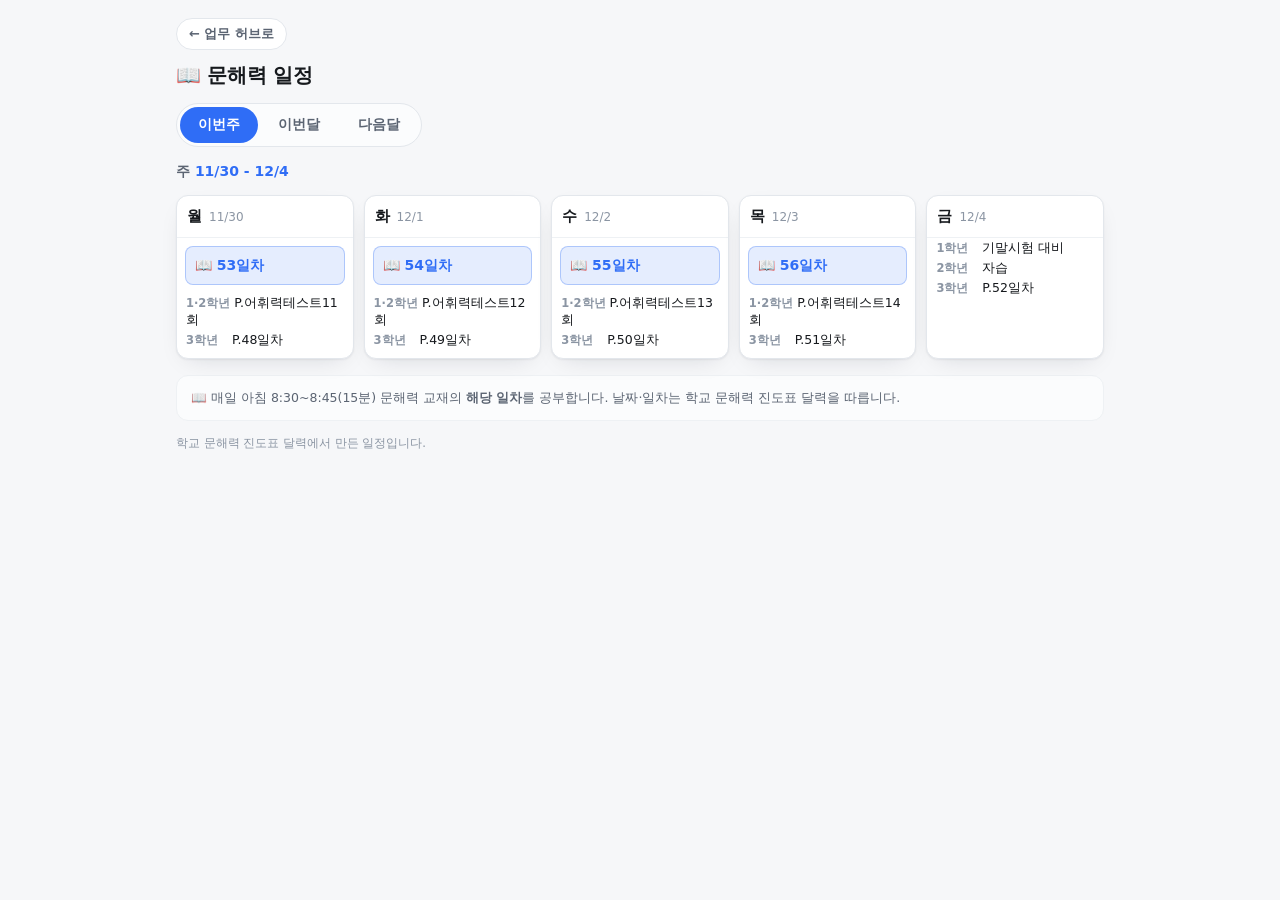
<file: munhae.html>
<!doctype html>
<html lang="ko">
<head>
<meta charset="utf-8">
<meta name="viewport" content="width=device-width, initial-scale=1">
<title>문해력 일정</title>
<link rel="icon" href="data:image/svg+xml,<svg xmlns='http://www.w3.org/2000/svg' viewBox='0 0 16 16'><text y='14' font-size='14'>📖</text></svg>">
<link rel="stylesheet" href="assets/app.css">
<style>
  .as-wrap { max-width: 960px; margin: 0 auto; padding: 18px 16px 48px; }
  body.embed .as-wrap { padding: 2px 2px 8px; }
  body.embed .as-top, body.embed h1, body.embed .as-tabs { display: none; }
  .as-top { display: flex; align-items: center; gap: 10px; flex-wrap: wrap; margin-bottom: 4px; }
  .as-back { text-decoration: none; color: var(--ink-2); font-size: 13px; font-weight: 600; border: 1px solid var(--line); border-radius: 999px; padding: 5px 12px; background: var(--panel); }
  .as-wrap h1 { font-size: 20px; margin: 10px 0 12px; letter-spacing: -.3px; }

  .as-tabs { display: inline-flex; background: var(--panel-2); border: 1px solid var(--line); border-radius: 999px; padding: 3px; gap: 2px; margin-bottom: 14px; }
  .as-tab { border: 0; background: none; cursor: pointer; font: inherit; font-size: 14px; font-weight: 700; color: var(--ink-2); padding: 7px 18px; border-radius: 999px; }
  .as-tab.on { background: var(--accent); color: #fff; }

  .as-scopelabel { color: var(--ink-2); font-size: 14px; font-weight: 600; margin: 0 0 12px; }
  .as-scopelabel b { color: var(--accent); }
  .as-state { color: var(--ink-3); padding: 24px 4px; font-size: 14px; }
  .as-state.error { color: var(--danger); white-space: pre-line; }

  .as-grid { display: grid; grid-template-columns: repeat(5, 1fr); gap: 10px; }
  .as-day { background: var(--panel); border: 1px solid var(--line); border-radius: 12px; box-shadow: var(--shadow); overflow: hidden; display: flex; flex-direction: column; min-height: 110px; }
  .as-dhead { padding: 9px 10px; border-bottom: 1px solid var(--line-2); display: flex; align-items: baseline; gap: 7px; }
  .as-dname { font-weight: 800; font-size: 15px; }
  .as-ddate { font-size: 12px; color: var(--ink-3); font-variant-numeric: tabular-nums; }
  .as-day.today { border-color: var(--accent); box-shadow: 0 0 0 2px color-mix(in srgb, var(--accent) 22%, transparent); }
  .as-day.today .as-dhead { background: color-mix(in srgb, var(--accent) 12%, transparent); }
  .as-day.today .as-dname { color: var(--accent); }

  .as-items { list-style: none; margin: 0; padding: 8px; display: flex; flex-direction: column; gap: 6px; flex: 1; }
  .mh-il { background: color-mix(in srgb, var(--accent) 12%, transparent); border: 1px solid color-mix(in srgb, var(--accent) 30%, transparent); color: var(--accent); border-radius: 8px; padding: 8px 9px; font-size: 14px; font-weight: 800; }
  .mh-ev { background: var(--warn-bg); color: var(--warn-ink); border: 1px solid color-mix(in srgb, var(--warn-ink) 25%, transparent); border-radius: 8px; padding: 7px 9px; font-size: 12.5px; font-weight: 700; }
  .as-empty { color: var(--ink-3); font-size: 12.5px; padding: 10px 9px; }
  .mh-grades { padding: 2px 9px 9px; display: flex; flex-direction: column; gap: 3px; }
  .mh-g { font-size: 12.5px; color: var(--ink); line-height: 1.35; }
  .mh-gl { display: inline-block; min-width: 42px; color: var(--ink-3); font-weight: 700; font-size: 11.5px; }

  .as-wk { margin-bottom: 18px; }
  .as-wklabel { font-size: 14px; font-weight: 800; color: var(--ink-2); margin: 0 0 8px; padding-left: 2px; display: flex; align-items: center; gap: 8px; }
  .as-wk.now .as-wklabel { color: var(--accent); }
  .as-wk.now .as-wklabel::after { content: '이번 주'; font-size: 11px; font-weight: 700; color: #fff; background: var(--accent); border-radius: 999px; padding: 2px 8px; }

  .as-note { margin-top: 16px; background: var(--panel-2); border: 1px solid var(--line-2); border-radius: 12px; padding: 12px 14px; color: var(--ink-2); font-size: 12.5px; line-height: 1.6; }
  .as-foot { margin-top: 14px; color: var(--ink-3); font-size: 11.5px; }

  @media (max-width: 720px) {
    .as-grid { grid-template-columns: 1fr; }
    .as-day { min-height: 0; }
    .as-items { flex-direction: row; flex-wrap: wrap; }
    .mh-il, .mh-ev { flex: 0 0 auto; }
  }
</style>
</head>
<body>
<script>
  try { var t = localStorage.getItem('gbgc.theme'); if (t) document.documentElement.setAttribute('data-theme', t); } catch (e) {}

  // 허브에서 밝기(◐)를 바꾸면 패널도 곧바로 따라갑니다.
  function setThemeAttr(t) { if (t) document.documentElement.setAttribute('data-theme', t); else document.documentElement.removeAttribute('data-theme'); }
  window.addEventListener('message', function (e) { var d = e.data || {}; if (d && d.type === 'theme') setThemeAttr(d.theme); });
  window.addEventListener('storage', function (e) { if (e.key === 'gbgc.theme') setThemeAttr(e.newValue); });
  var EMBED = location.search.indexOf('embed=1') >= 0;
  if (EMBED) document.addEventListener('DOMContentLoaded', function () { document.body.classList.add('embed'); });
</script>

<main class="as-wrap">
  <div class="as-top"><a class="as-back" href="./">← 업무 허브로</a></div>
  <h1>📖 문해력 일정</h1>

  <div class="as-tabs" role="tablist">
    <button type="button" class="as-tab" data-scope="week">이번주</button>
    <button type="button" class="as-tab" data-scope="month">이번달</button>
    <button type="button" class="as-tab" data-scope="next">다음달</button>
  </div>

  <p class="as-scopelabel" id="scopeLabel" hidden></p>
  <div id="state" class="as-state">불러오는 중…</div>
  <section id="view" hidden></section>
  <p class="as-note" id="noteBox" hidden>📖 매일 아침 8:30~8:45(15분) 문해력 교재의 <b>해당 일차</b>를 공부합니다. 날짜·일차는 학교 문해력 진도표 달력을 따릅니다.</p>
  <p class="as-foot" id="foot" hidden></p>
</main>

<script>
  var $ = function (s) { return document.querySelector(s); };
  function esc(s){ return String(s==null?'':s).replace(/&/g,'&amp;').replace(/</g,'&lt;').replace(/>/g,'&gt;'); }
  function pad(n){ return ('0'+n).slice(-2); }
  function midnight(d){ return new Date(d.getFullYear(), d.getMonth(), d.getDate()); }
  function addDays(d,n){ return new Date(d.getFullYear(), d.getMonth(), d.getDate()+n); }

  var scope = 'week';
  var _ps = new URLSearchParams(location.search).get('scope');
  if (_ps === 'month' || _ps === 'week' || _ps === 'next') scope = _ps === 'next' ? 'month' : _ps;
  function parseAnchor(v) { var r = /^(\d{4})-(\d{2})-(\d{2})$/.exec(v || ''); return r ? new Date(+r[1], +r[2] - 1, +r[3]) : null; }
  var anchor = parseAnchor(new URLSearchParams(location.search).get('anchor'));
  // 허브에서 넘겨준 색(c)으로 강조색을 맞춥니다(방과후·문해력 각각 다른 색).
  var _pc = new URLSearchParams(location.search).get('c');
  if (_pc && /^#?[0-9a-fA-F]{6}$/.test(_pc)) document.documentElement.style.setProperty('--accent', _pc.charAt(0) === '#' ? _pc : '#' + _pc);
  else { try { if (localStorage.getItem('gbgc.mh.scope') === 'month') scope = 'month'; } catch (e) {} }

  var MAP = null, YEAR = null;

  function postHeight(){ if(!EMBED) return; try{ var h=$('.as-wrap').getBoundingClientRect().height+10; parent.postMessage({type:'embedHeight',id:'mhFrame',h:Math.ceil(h)},'*'); }catch(e){} }

  function gline(label, val){ return '<div class="mh-g"><span class="mh-gl">'+label+'</span> '+esc(val)+'</div>'; }
  function dayItemsHtml(dt){
    var md = pad(dt.getMonth()+1)+'-'+pad(dt.getDate());
    var r = MAP[md];
    if (!r) return '<div class="as-empty">일정 없음</div>';
    var parts = [];
    if (r.il) parts.push('<li class="mh-il">📖 '+r.il+'일차</li>');
    if (r.ev) parts.push('<li class="mh-ev">'+esc(r.ev)+'</li>');
    // 학년별 진도 — 1·2학년이 같으면 묶어서 보여 줍니다.
    var g = [];
    if (r.g1 && r.g2 && r.g1===r.g2) {
      g.push(gline('1·2학년', r.g1));
      if (r.g3) g.push(gline('3학년', r.g3));
    } else {
      if (r.g1) g.push(gline('1학년', r.g1));
      if (r.g2) g.push(gline('2학년', r.g2));
      if (r.g3) g.push(gline('3학년', r.g3));
    }
    var html = '';
    if (parts.length) html += '<ul class="as-items">'+parts.join('')+'</ul>';
    if (g.length)     html += '<div class="mh-grades">'+g.join('')+'</div>';
    if (!html) return '<div class="as-empty">일정 없음</div>';
    return html;
  }
  function dayCard(dt, today){
    var isT = dt.getTime()===today.getTime();
    return '<div class="as-day'+(isT?' today':'')+'">'+
      '<div class="as-dhead"><span class="as-dname">'+['일','월','화','수','목','금','토'][dt.getDay()]+'</span>'+
      '<span class="as-ddate">'+(dt.getMonth()+1)+'/'+dt.getDate()+'</span></div>'+
      dayItemsHtml(dt)+'</div>';
  }
  function weekGrid(monday, today){
    var h='<div class="as-grid">';
    for (var d=0; d<5; d++) h += dayCard(addDays(monday,d), today);
    return h+'</div>';
  }
  function mondayOf(d){ var x=midnight(d); var g=x.getDay(); return addDays(x, g===0?-6:1-g); }

  function render(){
    var lab=$('#scopeLabel'), view=$('#view');
    $('#state').hidden=true;
    // 기준 '오늘' — 달력 데이터 연도로 맞춤(진도표는 해당 학년도 고정)
    var now=new Date();
    var today=midnight(new Date(YEAR, now.getMonth(), now.getDate()));

    var base = anchor ? midnight(anchor) : today;
    var inYear = base.getFullYear() === YEAR;   // 진도표는 해당 학년도(YEAR) 자료만 있습니다.
    if (scope==='month'){
      var mo=base.getMonth();
      var mend=new Date(YEAR,mo+1,0), mon=mondayOf(new Date(YEAR,mo,1));
      var weeks=[];
      while (mon<=mend){
        if (mon.getFullYear()===YEAR && mon.getMonth()===mo) weeks.push(new Date(mon));
        mon=addDays(mon,7);
      }
      lab.innerHTML='<b>'+YEAR+'년 '+(mo+1)+'월</b> · '+weeks.length+'주';
      view.innerHTML = !inYear || !weeks.length ? '<div class="as-empty">이 기간 진도표 기록이 없습니다.</div>'
        : weeks.map(function(wm){
        var fri=addDays(wm,4);
        var nowWk = today>=wm && today<=addDays(wm,6);
        return '<div class="as-wk'+(nowWk?' now':'')+'">'+
          '<p class="as-wklabel">'+(wm.getMonth()+1)+'/'+wm.getDate()+' - '+(fri.getMonth()+1)+'/'+fri.getDate()+'</p>'+
          weekGrid(wm, today)+'</div>';
      }).join('');
    } else {
      var m0=mondayOf(base), f0=addDays(m0,4);
      lab.innerHTML='주 <b>'+(m0.getMonth()+1)+'/'+m0.getDate()+' - '+(f0.getMonth()+1)+'/'+f0.getDate()+'</b>';
      view.innerHTML = inYear ? weekGrid(m0, today) : '<div class="as-empty">이 기간 진도표 기록이 없습니다.</div>';
    }
    lab.hidden=false; view.hidden=false; $('#noteBox').hidden=false; $('#foot').hidden=false;
    $('#foot').textContent='학교 문해력 진도표 달력에서 만든 일정입니다.';
    setTimeout(postHeight,30);
  }

  function syncTabs(){ [].forEach.call(document.querySelectorAll('.as-tab'),function(b){ b.classList.toggle('on', b.dataset.scope===scope); }); }
  function showError(msg){ $('#view').hidden=true; $('#scopeLabel').hidden=true; var e=$('#state'); e.hidden=false; e.className='as-state error'; e.textContent=msg; setTimeout(postHeight,30); }

  function start(){
    syncTabs();
    fetch('munhae.json', { cache: 'no-store' }).then(function(r){ return r.json(); }).then(function(j){
      YEAR=j.year; MAP={}; (j.days||[]).forEach(function(x){ MAP[x.md]=x; });
      render();
    }).catch(function(e){ showError('문해력 일정을 불러오지 못했습니다.\n'+e.message); });
  }

  document.querySelector('.as-tabs').addEventListener('click', function(e){
    var b=e.target.closest('.as-tab'); if(!b||b.dataset.scope===scope) return;
    scope=b.dataset.scope; anchor=null; try{ localStorage.setItem('gbgc.mh.scope',scope); }catch(e2){}
    syncTabs(); render();
  });

  window.addEventListener('message', function (e) {
    var d = e.data || {};
    if (d && d.type === 'setScope' && (d.scope === 'week' || d.scope === 'month' || d.scope === 'next')) {
      scope = d.scope === 'next' ? 'month' : d.scope; anchor = parseAnchor(d.anchor); syncTabs();
      if (MAP) render(); else start();
    }
  });

  start();
</script>
</body>
</html>
</file>
<file: assets/app.css>
/* 경북여상 업무 허브 — 스타일 */

:root {
  --bg:        #f6f7f9;
  --panel:     #ffffff;
  --panel-2:   #fbfcfd;
  --ink:       #16191d;
  --ink-2:     #5b6472;
  --ink-3:     #8b95a3;
  --line:      #e3e7ec;
  --line-2:    #eef1f4;
  --accent:    #2f6df6;
  --accent-ink:#ffffff;
  --danger:    #d63a3a;
  --warn-bg:   #fff4e0;
  --warn-ink:  #9a5b00;
  --due-bg:    #fdeaea;
  --due-ink:   #b3271f;
  --shadow:    0 1px 2px rgba(16,24,40,.06), 0 8px 24px -12px rgba(16,24,40,.18);
  --radius:    14px;
}

:root:not([data-theme="light"]) {
  color-scheme: light;
}

@media (prefers-color-scheme: dark) {
  :root:not([data-theme="light"]) {
    --bg:       #101317;
    --panel:    #181c22;
    --panel-2:  #1d222a;
    --ink:      #e9edf2;
    --ink-2:    #a3adbb;
    --ink-3:    #78828f;
    --line:     #2a313a;
    --line-2:   #232a32;
    --accent:   #6c9bff;
    --accent-ink:#0d1117;
    --danger:   #ff7b72;
    --warn-bg:  #3a2c14;
    --warn-ink: #f0c07a;
    --due-bg:   #3d1f1e;
    --due-ink:  #ff9a92;
    --shadow:   0 1px 2px rgba(0,0,0,.4), 0 8px 24px -12px rgba(0,0,0,.7);
    color-scheme: dark;
  }
}

:root[data-theme="dark"] {
  --bg:       #101317;
  --panel:    #181c22;
  --panel-2:  #1d222a;
  --ink:      #e9edf2;
  --ink-2:    #a3adbb;
  --ink-3:    #78828f;
  --line:     #2a313a;
  --line-2:   #232a32;
  --accent:   #6c9bff;
  --accent-ink:#0d1117;
  --danger:   #ff7b72;
  --warn-bg:  #3a2c14;
  --warn-ink: #f0c07a;
  --due-bg:   #3d1f1e;
  --due-ink:  #ff9a92;
  --shadow:   0 1px 2px rgba(0,0,0,.4), 0 8px 24px -12px rgba(0,0,0,.7);
  color-scheme: dark;
}

* { box-sizing: border-box; }

/* label 등에 준 display 규칙이 hidden 속성을 덮지 않도록 합니다. */
[hidden] { display: none !important; }

body {
  margin: 0;
  background: var(--bg);
  color: var(--ink);
  font-family: Pretendard, -apple-system, BlinkMacSystemFont, "Segoe UI",
               "Apple SD Gothic Neo", "Malgun Gothic", "맑은 고딕", system-ui, sans-serif;
  font-size: 15px;
  line-height: 1.55;
  -webkit-text-size-adjust: 100%;
  padding-bottom: 88px;
}

.wrap { width: min(1180px, 100% - 32px); margin-inline: auto; }
.muted { color: var(--ink-2); }
.small { font-size: 12.5px; }
code {
  font-family: ui-monospace, SFMono-Regular, Menlo, Consolas, monospace;
  font-size: .9em; background: var(--line-2); padding: 1px 5px; border-radius: 5px;
}

/* ── 상단바 ───────────────────────────── */

.topbar {
  position: sticky; top: 0; z-index: 20;
  background: color-mix(in srgb, var(--panel) 88%, transparent);
  backdrop-filter: saturate(1.6) blur(10px);
  border-bottom: 1px solid var(--line);
  padding-top: max(10px, env(safe-area-inset-top));
  overflow: hidden;
}

/* 헤더 뒤 은은한 오로라 글로우(AnimatedWebs 기법) — 강조색 blob이 느리게 흐릅니다. */
.aurora { position: absolute; inset: 0; z-index: 0; overflow: hidden; pointer-events: none; }
.aurora-blob { position: absolute; border-radius: 50%; filter: blur(58px); will-change: transform; }
.aurora .b1 { width: 260px; height: 260px; top: -145px; left: 7%;  opacity: .18;
  background: radial-gradient(circle at 30% 30%, var(--accent), transparent 70%);
  animation: aurora-drift 13s ease-in-out infinite alternate; }
.aurora .b2 { width: 220px; height: 220px; top: -135px; right: 15%; opacity: .14;
  background: radial-gradient(circle at 70% 30%, var(--accent), transparent 70%);
  animation: aurora-drift 17s ease-in-out infinite alternate-reverse; }
.aurora .b3 { width: 200px; height: 200px; top: -120px; left: 46%; opacity: .11;
  background: radial-gradient(circle at 50% 50%, var(--accent), transparent 70%);
  animation: aurora-drift 21s ease-in-out infinite alternate; }
/* 어두운 화면에서는 글로우를 조금 더 또렷하게. */
@media (prefers-color-scheme: dark) {
  :root:not([data-theme="light"]) .aurora .b1 { opacity: .30; }
  :root:not([data-theme="light"]) .aurora .b2 { opacity: .24; }
  :root:not([data-theme="light"]) .aurora .b3 { opacity: .18; }
}
:root[data-theme="dark"] .aurora .b1 { opacity: .30; }
:root[data-theme="dark"] .aurora .b2 { opacity: .24; }
:root[data-theme="dark"] .aurora .b3 { opacity: .18; }
@keyframes aurora-drift { from { transform: translate(0, 0) scale(1); } to { transform: translate(36px, 26px) scale(1.12); } }
@media (prefers-reduced-motion: reduce) { .aurora-blob { animation: none; } }
/* 헤더 내용은 글로우 위로 */
.topbar-inner, .topbar .searchrow, .topbar .chips { position: relative; z-index: 1; }

.topbar-inner {
  display: flex; align-items: center; justify-content: space-between;
  gap: 12px; padding: 8px 0 4px;
}

.brand { display: flex; align-items: center; gap: 10px; min-width: 0; }
.brand-mark { font-size: 22px; line-height: 1; }
.brand-text { display: flex; flex-direction: column; line-height: 1.25; min-width: 0; }
.brand-text strong { font-size: 16px; letter-spacing: -.2px; }

/*
 * 제목 글자 효과 — 「문해력 15」 시작 화면과 같은 방식입니다.
 * 글자마다 색을 달리하고, 시간차를 두어 왼쪽에서 오른쪽으로 반짝임이 지나갑니다.
 *
 * 원본은 6초마다 글자가 사라졌다 다시 켜지지만, 이 제목은 늘 화면에 떠 있는
 * 머리글이라 사라지지는 않게 하고 반짝임만 남겼습니다.
 */
#siteTitle .title-char {
  display: inline-block;
  animation: titleChar 6s ease-in-out infinite;
}
#siteTitle .title-char:nth-child(4n+1) { color: #5b6cf9; }
#siteTitle .title-char:nth-child(4n+2) { color: #8b7bf3; }
#siteTitle .title-char:nth-child(4n+3) { color: #d17cc8; }
#siteTitle .title-char:nth-child(4n+4) { color: #f97bb0; }

/* 공지도 제목과 같은 물결 효과를 씁니다. 다만 공지는 호박색 띠 위에 놓이므로
   제목의 보라·분홍을 그대로 쓰면 묻힙니다. 그 바탕에서 읽히는 색으로 짰습니다. */
.notice .title-char {
  display: inline-block;
  animation: titleChar 6s ease-in-out infinite;
  font-weight: 600;
}
.notice .title-char:nth-child(4n+1) { color: #c2410c; }
.notice .title-char:nth-child(4n+2) { color: #a16207; }
.notice .title-char:nth-child(4n+3) { color: #b91c5c; }
.notice .title-char:nth-child(4n+4) { color: #7c3aed; }

@media (prefers-color-scheme: dark) {
  :root:not([data-theme="light"]) .notice .title-char:nth-child(4n+1) { color: #fb923c; }
  :root:not([data-theme="light"]) .notice .title-char:nth-child(4n+2) { color: #fcd34d; }
  :root:not([data-theme="light"]) .notice .title-char:nth-child(4n+3) { color: #f9a8d4; }
  :root:not([data-theme="light"]) .notice .title-char:nth-child(4n+4) { color: #c4b5fd; }
}
:root[data-theme="dark"] .notice .title-char:nth-child(4n+1) { color: #fb923c; }
:root[data-theme="dark"] .notice .title-char:nth-child(4n+2) { color: #fcd34d; }
:root[data-theme="dark"] .notice .title-char:nth-child(4n+3) { color: #f9a8d4; }
:root[data-theme="dark"] .notice .title-char:nth-child(4n+4) { color: #c4b5fd; }

@keyframes titleChar {
  0%, 34%, 100% { filter: brightness(1); text-shadow: none; }
  8%  { filter: brightness(1.55); text-shadow: 0 0 10px currentColor; }
  50% { filter: brightness(1); text-shadow: none; }
  58% { filter: brightness(1.85); text-shadow: 0 0 14px currentColor; }
  70% { filter: brightness(1); text-shadow: none; }
}

@media (prefers-reduced-motion: reduce) {
  #siteTitle .title-char, .notice .title-char { animation: none; }
}
.brand-text span { font-size: 12px; }

.topbar-actions { display: flex; align-items: center; gap: 8px; flex-shrink: 0; }

/* 다가오는 일정 (D-day) — 제목과 오른쪽 버튼 사이 빈 자리를 씁니다. */
.ddays { display: flex; flex-wrap: wrap; gap: 6px; flex: 1; justify-content: center; }
.ddays:empty { display: none; }

.dday {
  display: inline-flex; align-items: baseline; gap: 6px;
  border: 1px solid var(--line); background: var(--panel);
  border-radius: 9px; padding: 4px 10px; white-space: nowrap;
}
.dday b { font-size: 12px; font-weight: 600; color: var(--ink-2); }
.dday-date { font-size: 11px; color: var(--ink-3); font-variant-numeric: tabular-nums; }
.dday-left {
  font-size: 12.5px; font-weight: 700; color: var(--due-ink);
  font-variant-numeric: tabular-nums;
}

/* 화면이 좁으면 제목 아래로 내려 한 줄을 차지합니다. */
@media (max-width: 1100px) {
  .topbar-inner { flex-wrap: wrap; }
  .ddays { order: 3; width: 100%; flex: none; justify-content: flex-start; padding-bottom: 4px; }
}

/* 검색창은 여덟 글자쯤 들어가면 넉넉합니다. 남는 자리는 공지가 씁니다.
   좁은 화면에서는 공지가 아랫줄로 내려갑니다. */
.searchrow {
  padding: 6px 0 10px;
  display: flex; align-items: center; gap: 10px; flex-wrap: wrap;
}
/* 공지는 글자를 하나씩 떼어 놓은 상태라 flex 로 감싸면 안 됩니다.
   글자마다 칸이 되어 띄어쓰기가 사라지고 줄바꿈도 못 합니다. */
.searchrow #notice { margin: 0; flex: 1 1 260px; min-width: 0; }

.search {
  flex: 0 0 auto; width: 190px;
  display: flex; align-items: center; gap: 8px;
  background: var(--panel-2);
  border: 1px solid var(--line);
  border-radius: 11px;
  padding: 0 10px;
  transition: border-color .15s, box-shadow .15s;
}
.search:focus-within {
  border-color: var(--accent);
  box-shadow: 0 0 0 3px color-mix(in srgb, var(--accent) 18%, transparent);
}
.search-icon { font-size: 14px; opacity: .6; }
.search input {
  flex: 1; min-width: 0; border: 0; background: none; color: var(--ink);
  font: inherit; padding: 10px 0; outline: none;
}
.search input::-webkit-search-cancel-button { display: none; }
.search-clear {
  border: 0; background: none; color: var(--ink-3); cursor: pointer;
  font-size: 14px; padding: 4px 2px;
}

/* ── 부서 칩 ───────────────────────────── */

/*
 * 부서가 15개라 한 줄에 다 들어가지 않습니다.
 * 넓은 화면에서는 줄을 접어 한눈에 보이게 하고,
 * 좁은 화면(휴대폰)에서는 줄이 대여섯 개로 늘어나 화면을 잡아먹으므로
 * 원래대로 옆으로 밀어 보게 둡니다.
 */
.chips {
  display: flex; flex-wrap: wrap; gap: 6px; padding-bottom: 10px;
}

@media (max-width: 720px) {
  .chips {
    flex-wrap: nowrap; overflow-x: auto;
    scrollbar-width: none; -webkit-overflow-scrolling: touch;
  }
  .chips::-webkit-scrollbar { display: none; }
}

.chip {
  flex: 0 0 auto; cursor: pointer;
  border: 1px solid var(--line);
  background: var(--panel);
  color: var(--ink-2);
  border-radius: 999px;
  padding: 6px 13px;
  font-size: 13px; font-weight: 500;
  white-space: nowrap;
  transition: background .14s, color .14s, border-color .14s;
}
.chip:hover { border-color: var(--ink-3); }
.chip[aria-pressed="true"] {
  background: var(--ink); color: var(--bg); border-color: var(--ink);
}
.chip .n { opacity: .55; margin-left: 5px; font-variant-numeric: tabular-nums; }

/* ── 버튼 ───────────────────────────── */

.btn {
  cursor: pointer; font: inherit; font-size: 13.5px; font-weight: 600;
  border-radius: 9px; padding: 7px 14px;
  border: 1px solid var(--line);
  background: var(--panel); color: var(--ink);
  transition: filter .14s, border-color .14s, transform .14s ease, box-shadow .14s ease;
}
.btn:hover { filter: brightness(.97); }
/* 주요 버튼 — 은은한 그라데이션 + 눌리기 전 살짝 떠오르는 느낌. */
.btn-primary {
  color: var(--accent-ink); border-color: transparent;
  background: linear-gradient(180deg, color-mix(in srgb, var(--accent) 86%, #fff), var(--accent));
  box-shadow: 0 6px 16px -8px color-mix(in srgb, var(--accent) 70%, transparent);
}
.btn-primary:hover { filter: none; transform: translateY(-1px); box-shadow: 0 10px 22px -8px color-mix(in srgb, var(--accent) 75%, transparent); }
.btn-primary:active { transform: translateY(0); }
.btn-ghost { background: none; }
.btn-danger { color: var(--danger); }

.icon-btn {
  cursor: pointer; border: 1px solid var(--line); background: var(--panel);
  color: var(--ink-2); border-radius: 9px; width: 34px; height: 32px;
  font-size: 14px; line-height: 1;
}

.fab {
  position: fixed; right: 18px; z-index: 30;
  bottom: calc(18px + env(safe-area-inset-bottom));
  border: 0; cursor: pointer;
  background: var(--accent); color: var(--accent-ink);
  font: inherit; font-weight: 700; font-size: 14px;
  padding: 12px 20px; border-radius: 999px;
  box-shadow: 0 6px 20px -4px color-mix(in srgb, var(--accent) 55%, transparent);
}

/* ── 알림 / 상태 ───────────────────────── */

.notice {
  margin: 16px 0 0; padding: 11px 14px;
  background: var(--warn-bg); color: var(--warn-ink);
  border-radius: 10px; font-size: 13px;
}

.needemail {
  display: flex; align-items: center; justify-content: space-between;
  gap: 14px; flex-wrap: wrap;
}
.needemail .btn { flex-shrink: 0; }

.state { padding: 56px 0; text-align: center; color: var(--ink-2); font-size: 14px; }
.state.error { color: var(--danger); white-space: pre-wrap; }

/* ── 마감일 캘린더 ───────────────────────── */

.calbar {
  display: flex; align-items: center; gap: 8px;
  margin-top: 16px; padding: 9px 14px;
  background: var(--panel); border: 1px solid var(--line);
  border-radius: 11px;
}
.calbar-label { font-size: 13px; font-weight: 600; color: var(--ink-2); }

.calpick {
  cursor: pointer; font: inherit; font-size: 12.5px; font-weight: 600;
  border: 1px solid var(--line); background: var(--panel-2); color: var(--ink-2);
  border-radius: 999px; padding: 4px 13px;
  transition: background .14s, color .14s, border-color .14s;
}
.calpick:hover { border-color: var(--vc, var(--accent)); color: var(--vc, var(--accent)); }
.calpick.on { background: var(--vc, var(--accent)); color: #fff; border-color: var(--vc, var(--accent)); }

.calendar {
  margin-top: 16px; padding: 13px 15px 15px;
  background: var(--panel); border: 1px solid var(--line);
  border-radius: var(--radius); box-shadow: var(--shadow);
}

.cal-head {
  display: flex; align-items: center; justify-content: space-between;
  gap: 12px; flex-wrap: wrap; margin-bottom: 10px;
}
.cal-title { font-size: 14.5px; font-weight: 700; }
.cal-span { font-size: 12px; font-weight: 500; color: var(--ink-3); margin-left: 6px; }
.cal-tools { display: flex; align-items: center; gap: 7px; }

/* 업무 캘린더 — 방과후·문해력처럼 날짜를 하나씩 떼어 카드로 보여 줍니다(마감일 기준). */
.cal-drow { display: grid; grid-template-columns: repeat(7, 1fr); gap: 7px; margin-bottom: 7px; }
.cal-dc {
  display: flex; flex-direction: column; min-height: 74px; min-width: 0;
  border: 1px solid var(--line-2); border-radius: 10px; background: var(--panel-2); overflow: hidden;
}
.cal-dc.out { opacity: .4; }
.cal-dc.today {
  border-color: var(--vc, var(--accent));
  box-shadow: 0 0 0 2px color-mix(in srgb, var(--vc, var(--accent)) 20%, transparent);
}
.cal-dc-head {
  display: flex; align-items: baseline; gap: 6px;
  padding: 6px 9px; border-bottom: 1px solid var(--line-2);
}
.cal-dc-name { font-size: 13px; font-weight: 800; color: var(--ink-2); }
.cal-dc-name.sun { color: #d0433a; }
.cal-dc-name.sat { color: #2f6df6; }
.cal-dc-date { font-size: 12px; font-weight: 700; color: var(--ink-3); font-variant-numeric: tabular-nums; }
.cal-dc.today .cal-dc-head { background: color-mix(in srgb, var(--vc, var(--accent)) 12%, transparent); }
.cal-dc.today .cal-dc-name, .cal-dc.today .cal-dc-date { color: var(--vc, var(--accent)); }

.cal-dc-list { list-style: none; margin: 0; padding: 7px; display: flex; flex-direction: column; gap: 5px; flex: 1; }
/* 제목을 부서 색으로 칠하고 왼쪽에 색 띠를 둘러 어느 부서 일인지 보이게 합니다. */
.cal-dc-ev {
  display: flex; flex-wrap: wrap; align-items: center; gap: 3px 6px; width: 100%;
  cursor: pointer; font: inherit; font-size: 13px; font-weight: 600; line-height: 1.3;
  text-align: left; border: 0; border-left: 3px solid var(--dept, var(--accent));
  border-radius: 7px; padding: 6px 9px; min-width: 0;
  background: var(--dept-bg); color: var(--dept-ink);
}
.cal-dc-ev:hover { background: var(--dept-bg2); }
/* 제목은 최대 두 줄까지 보여 주고(그 이상만 …), 꼬리표는 옆에 붙이되 자리가 없으면 아래로 내려갑니다. */
.cal-dc-t {
  flex: 1 1 auto; min-width: 0; overflow: hidden;
  display: -webkit-box; -webkit-box-orient: vertical; -webkit-line-clamp: 2;
}
.cal-dc-ev .tag { flex: 0 0 auto; }

/* 캘린더에서 눌러 찾아간 업무를 잠깐 표시합니다. */
.item.flash { animation: itemFlash 1.2s ease-out; }
@keyframes itemFlash {
  0%, 60% { background: color-mix(in srgb, var(--accent) 16%, transparent); }
  100%    { background: transparent; }
}

@media (max-width: 720px) {
  /* 좁은 화면에서는 한 줄에 하나씩 쌓고, 일정 없는 날 카드는 숨겨 길어지지 않게 합니다. */
  .cal-drow { grid-template-columns: 1fr; gap: 6px; margin-bottom: 6px; }
  .cal-dc { min-height: 0; }
  .cal-dc.empty { display: none; }
}

@media (prefers-reduced-motion: reduce) {
  .item.flash { animation: none; }
}

/* ── 보드 ───────────────────────────── */

.board {
  margin-top: 18px;
  display: grid;
  grid-template-columns: repeat(auto-fill, minmax(330px, 1fr));
  gap: 16px;
  align-items: start;
}

/* 부서색 파생 — 글자용은 진하게, 배경용은 옅게 깝니다.
   밝은 화면과 어두운 화면에서 읽히는 진하기가 달라 각각 잡았습니다. */
.card, .cal-dc-ev, .tag.dept, .chip.dept {
  --dept-ink: color-mix(in srgb, var(--dept) 82%, #0b0e13);
  --dept-bg:  color-mix(in srgb, var(--dept) 14%, transparent);
  --dept-bg2: color-mix(in srgb, var(--dept) 20%, transparent);
  --dept-bd:  color-mix(in srgb, var(--dept) 28%, transparent);
}
@media (prefers-color-scheme: dark) {
  :root:not([data-theme="light"]) .card,
  :root:not([data-theme="light"]) .cal-dc-ev,
  :root:not([data-theme="light"]) .tag.dept,
  :root:not([data-theme="light"]) .chip.dept {
    --dept-ink: color-mix(in srgb, var(--dept) 55%, #ffffff);
    --dept-bg:  color-mix(in srgb, var(--dept) 16%, transparent);
    --dept-bg2: color-mix(in srgb, var(--dept) 28%, transparent);
    --dept-bd:  color-mix(in srgb, var(--dept) 38%, transparent);
  }
}
:root[data-theme="dark"] .card,
:root[data-theme="dark"] .cal-dc-ev,
:root[data-theme="dark"] .tag.dept,
:root[data-theme="dark"] .chip.dept {
  --dept-ink: color-mix(in srgb, var(--dept) 55%, #ffffff);
  --dept-bg:  color-mix(in srgb, var(--dept) 16%, transparent);
  --dept-bg2: color-mix(in srgb, var(--dept) 28%, transparent);
  --dept-bd:  color-mix(in srgb, var(--dept) 38%, transparent);
}

.card {
  background: var(--panel);
  border: 1px solid var(--line);
  border-radius: var(--radius);
  box-shadow: var(--shadow);
  overflow: hidden;
  transition: transform .18s ease, box-shadow .18s ease, border-color .18s ease;
}
/* 부서 카드에 살짝 떠오르는 호버 — 그 부서 색으로 은은하게 빛납니다. */
@media (hover: hover) {
  .card:hover {
    transform: translateY(-3px);
    border-color: color-mix(in srgb, var(--dept, var(--accent)) 45%, var(--line));
    box-shadow: 0 16px 34px -18px color-mix(in srgb, var(--dept, var(--accent)) 50%, transparent), var(--shadow);
  }
}

.card-head {
  display: flex; align-items: center; gap: 9px;
  padding: 13px 15px;
  background: var(--dept-bg);
  border-bottom: 1px solid var(--dept-bd);
  border-left: 5px solid var(--dept, var(--accent));
}
.card-head h2 {
  margin: 0; font-size: 14.5px; letter-spacing: -.2px; flex: 1;
  color: var(--dept-ink); font-weight: 700;
}
.card-head .count {
  font-size: 12px; color: var(--ink-3); font-variant-numeric: tabular-nums;
}
.card-head .add, .card-head .share {
  border: 1px solid var(--line); background: var(--panel-2); color: var(--ink-2);
  border-radius: 7px; width: 26px; height: 26px; cursor: pointer;
  font-size: 13px; line-height: 1; padding: 0; flex-shrink: 0;
}
.card-head .add { font-size: 15px; }
.card-head .add:hover, .card-head .share:hover { color: var(--accent); border-color: var(--accent); }

.items { list-style: none; margin: 0; padding: 5px; }

.item { border-radius: 9px; }
.item + .item { border-top: 1px solid var(--line-2); }
.item.open { background: var(--panel-2); }

.item-head {
  position: relative;
  display: flex; align-items: flex-start; gap: 4px;
  padding: 0 9px 0 4px; border-radius: 9px;
  transition: background .12s;
}
.item-head:hover { background: var(--panel-2); }

/* 제목 줄 전체가 여닫는 버튼입니다. */
.item-toggle {
  flex: 1; min-width: 0; display: flex; align-items: flex-start; gap: 9px;
  background: none; border: 0; cursor: pointer; font: inherit;
  color: var(--ink); text-align: left; padding: 9px 5px;
}
.item-icon { font-size: 15px; line-height: 1.5; flex-shrink: 0; width: 18px; text-align: center; }

.item-main { flex: 1; min-width: 0; }
/*
 * 제목은 한 줄로 두고 넘치면 … 로 줄입니다.
 * 카드가 들쭉날쭉해지지 않고, 전체 제목은 펼치면 그대로 나오며
 * 마우스를 올리면 풍선말로도 보입니다.
 */
.item-title {
  display: block; font-weight: 500; font-size: 13.8px;
  line-height: 1.5;
  white-space: nowrap; overflow: hidden; text-overflow: ellipsis;
}
/* 펼친 항목은 굳이 줄일 이유가 없으니 온전히 보여 줍니다. */
.item.open .item-title { white-space: normal; overflow-wrap: anywhere; }
.item-toggle:hover .item-title { color: var(--accent); }

.caret {
  flex-shrink: 0; color: var(--ink-3); font-size: 11px; line-height: 2.1;
  transition: transform .18s;
}
.item.open .caret { transform: rotate(180deg); }

.item-meta { display: flex; flex-wrap: wrap; gap: 6px; align-items: center; margin-top: 3px; }
.tag.has-desc {
  background: color-mix(in srgb, var(--accent) 13%, transparent); color: var(--accent);
}

/* 펼친 내용 */
.item-panel { padding: 0 12px 12px 36px; }

.detail {
  display: grid; grid-template-columns: auto 1fr;
  gap: 6px 14px; margin: 0; font-size: 13px;
  padding: 11px 14px; border-radius: 9px;
  background: var(--panel); border: 1px solid var(--line-2);
}
.detail dt {
  color: var(--ink-3); font-size: 11.5px; font-weight: 600;
  white-space: nowrap; padding-top: 1px;
}
.detail dd { margin: 0; min-height: 1.4em; overflow-wrap: anywhere; }
.detail dd.desc { white-space: pre-wrap; }
.detail dd.files { display: flex; flex-direction: column; gap: 3px; }

.panel-link { color: var(--accent); text-underline-offset: 2px; }

.tag {
  font-size: 11px; font-weight: 600; border-radius: 5px; padding: 1px 6px;
  background: var(--line-2); color: var(--ink-2);
}
.tag.due    { background: var(--warn-bg); color: var(--warn-ink); }
.tag.urgent { background: var(--due-bg);  color: var(--due-ink); }
.tag.past   { background: var(--line-2);  color: var(--ink-3); text-decoration: line-through; }
.tag.dept   { background: var(--dept-bg); color: var(--dept-ink); font-weight: 600; }

/* 수합 현황 */
.prog {
  display: inline-flex; align-items: center; gap: 6px;
  font-size: 11px; font-weight: 600; color: var(--ink-2);
}
.prog .bar {
  width: 46px; height: 5px; border-radius: 3px;
  background: var(--line); overflow: hidden;
}
.prog .bar i { display: block; height: 100%; background: var(--dept, var(--accent)); }
.prog.done { color: #1a8a4a; }
.prog.done .bar i { background: #1a8a4a; }
.prog.err { color: var(--ink-3); font-weight: 400; }

/*
 * 도구 버튼은 평소에 자리를 차지하지 않게 띄워 둡니다.
 * 예전에는 안 보여도 폭을 차지해 제목이 두 줄로 접히곤 했습니다.
 * 왼쪽 가장자리에 옅은 그러데이션을 두어 제목 끝과 자연스럽게 겹칩니다.
 */
.item-tools {
  position: absolute; right: 8px; top: 8px;
  display: flex; gap: 2px; align-items: center;
  padding-left: 24px;
  background: linear-gradient(90deg, transparent, var(--panel-2) 22%);
  opacity: 0; pointer-events: none; transition: opacity .12s;
}
.item-head:hover .item-tools,
.item:focus-within .item-tools,
.item.open .item-tools { opacity: 1; pointer-events: auto; }

/* 손가락으로 쓰는 화면에서는 늘 보이므로 제목과 겹치지 않게 제자리에 둡니다. */
@media (hover: none) {
  .item-tools {
    position: static; opacity: 1; pointer-events: auto;
    padding-left: 0; background: none; flex-shrink: 0; align-self: center;
  }
}

.tool {
  border: 0; background: none; cursor: pointer; color: var(--ink-3);
  font-size: 13px; padding: 4px 6px; border-radius: 6px; line-height: 1;
  text-decoration: none; display: inline-flex; align-items: center;
}
.tool:hover { background: var(--line-2); color: var(--ink); }
.tool[disabled] { opacity: .25; cursor: default; }
.tool[disabled]:hover { background: none; color: var(--ink-3); }
.tool[data-move] { font-size: 10px; padding: 4px 4px; }
.tool.star.on { color: #f0a800; }

.empty-dept { padding: 14px 15px; color: var(--ink-3); font-size: 13px; }

/* ── 대화상자 ───────────────────────── */

.dlg {
  border: 0; padding: 0; border-radius: 16px;
  background: var(--panel); color: var(--ink);
  box-shadow: 0 24px 60px -12px rgba(0,0,0,.35);
  width: min(460px, calc(100vw - 32px));
  max-height: min(86vh, 780px);
}
.dlg::backdrop { background: rgba(9,12,16,.5); backdrop-filter: blur(2px); }

/* 내 계정은 표가 들어가 조금 더 넓게 씁니다. */
#dlgAccount { width: min(620px, calc(100vw - 32px)); }

.dlg-body {
  padding: 22px; display: flex; flex-direction: column; gap: 13px;
  overflow-y: auto; max-height: inherit;
}
.dlg-body h2 { margin: 0; font-size: 17px; letter-spacing: -.3px; }
.dlg-body h3 {
  margin: 8px 0 0; font-size: 13.5px; color: var(--ink-2);
  border-top: 1px solid var(--line-2); padding-top: 14px;
}

.dlg label, .stack label {
  display: flex; flex-direction: column; gap: 5px;
  font-size: 12.5px; font-weight: 600; color: var(--ink-2);
}
.stack { display: flex; flex-direction: column; gap: 11px; }
.lbl { display: block; }
.lbl .muted { font-weight: 400; }

input, select, textarea {
  font: inherit; font-size: 14px; font-weight: 400;
  color: var(--ink); background: var(--panel-2);
  border: 1px solid var(--line); border-radius: 9px;
  padding: 9px 11px; width: 100%; outline: none;
  transition: border-color .14s, box-shadow .14s;
}
input:focus, select:focus, textarea:focus {
  border-color: var(--accent);
  box-shadow: 0 0 0 3px color-mix(in srgb, var(--accent) 18%, transparent);
}

.row2 { display: grid; grid-template-columns: 1fr 1fr; gap: 11px; }
.hint { font-size: 11.5px; font-weight: 400; color: var(--ink-3); min-height: 1em; white-space: pre-line; }
.err {
  margin: 0; font-size: 12.5px; color: var(--danger);
  background: color-mix(in srgb, var(--danger) 10%, transparent);
  padding: 8px 11px; border-radius: 8px;
}

.dlg menu {
  display: flex; justify-content: flex-end; gap: 8px;
  margin: 6px 0 0; padding: 0; list-style: none;
}

/* 첫 로그인 안내 */
.firstrun {
  margin: 0; padding: 12px 15px; border-radius: 10px;
  background: var(--warn-bg); color: var(--warn-ink);
  font-size: 13px; line-height: 1.6;
}
.firstrun b { display: block; margin-bottom: 2px; }

/* 링크처럼 보이는 버튼 (비밀번호 찾기) */
.linklike {
  background: none; border: 0; cursor: pointer; font: inherit; font-size: 12.5px;
  color: var(--ink-2); text-decoration: underline; text-underline-offset: 3px; padding: 7px 0;
}
.linklike:hover { color: var(--accent); }
.dlg menu .grow { flex: 1; }

/* 수정 창 제목 줄 — 오른쪽에 창고 보내기 */
.dlg-head { display: flex; align-items: baseline; justify-content: space-between; gap: 10px; }
.dlg-head h2 { margin: 0; }
.archive-btn { flex-shrink: 0; text-decoration: none; }
.archive-btn:hover { text-decoration: underline; }

/* 이메일 입력 + 저장 버튼 한 줄 */
.inline { display: flex; gap: 7px; align-items: center; }
/*
 * D-day 효과 세 가지.
 * 늘 화면에 떠 있는 자리라 과하지 않게, 잠깐씩만 움직이도록 했습니다.
 */
.dday.fx-pulse { animation: ddayPulse 1.8s ease-in-out infinite; }
@keyframes ddayPulse {
  0%, 100% { transform: scale(1); }
  50%      { transform: scale(1.07); }
}

/* 3초에 한 번만 짧게 흔듭니다. 계속 흔들리면 눈이 피로합니다. */
.dday.fx-shake { animation: ddayShake 3s ease-in-out infinite; }
@keyframes ddayShake {
  0%, 86%, 100% { transform: translateX(0); }
  89% { transform: translateX(-2.5px); }
  92% { transform: translateX(2.5px); }
  95% { transform: translateX(-2px); }
  98% { transform: translateX(1.5px); }
}

.dday.fx-glow {
  animation: ddayGlowBox 2.2s ease-in-out infinite;
}
.dday.fx-glow .dday-left { animation: ddayGlow 2.2s ease-in-out infinite; }
@keyframes ddayGlow {
  0%, 100% { text-shadow: none; }
  50%      { text-shadow: 0 0 11px currentColor; }
}
@keyframes ddayGlowBox {
  0%, 100% { border-color: var(--line); }
  50%      { border-color: var(--due-ink); }
}

@media (prefers-reduced-motion: reduce) {
  .dday.fx-pulse, .dday.fx-shake, .dday.fx-glow,
  .dday.fx-glow .dday-left { animation: none; }
}

/* 일정 추가 줄 — 이름 / 날짜 / 효과 / 추가 */
.ddayadd { display: flex; gap: 7px; align-items: center; }
.ddayadd input[name="label"] { flex: 1; min-width: 0; }
.ddayadd input[name="date"] { width: 150px; flex-shrink: 0; }
.ddayadd select[name="fx"] { width: 108px; flex-shrink: 0; }
.ddayadd button { flex-shrink: 0; }
#ddayList .dday-date { font-size: 12px; }
#ddayList .dday-fx {
  font-size: 11px; color: var(--ink-3);
  background: var(--line-2); border-radius: 5px; padding: 1px 7px;
}

@media (max-width: 560px) {
  .ddayadd { flex-wrap: wrap; }
  .ddayadd input[name="date"], .ddayadd select[name="fx"] { width: auto; flex: 1; }
}
.inline input { flex: 1; min-width: 0; }
.inline button { flex-shrink: 0; }

.ok-note {
  margin: 0; padding: 10px 13px; border-radius: 9px; font-size: 13px;
  background: color-mix(in srgb, var(--accent) 12%, transparent); color: var(--accent);
}

/* ── 내 계정: 테두리로 구분한 블록 ───────────── */

.panel {
  border: 1px solid var(--line); border-radius: 12px;
  padding: 15px 17px; background: var(--panel-2);
  display: flex; flex-direction: column; gap: 10px;
}
.panel > h3 {
  margin: 0; padding: 0; border: 0;
  font-size: 14px; font-weight: 700; color: var(--ink);
  display: flex; align-items: center; gap: 7px;
}
.panel .hint { margin: 0; }
.panel-head { display: flex; align-items: center; justify-content: space-between; gap: 10px; }
.panel-head .linklike { padding: 0; flex-shrink: 0; }

.req {
  font-size: 10.5px; font-weight: 700; letter-spacing: .02em;
  background: var(--danger); color: #fff;
  border-radius: 4px; padding: 1px 6px;
}

/* 부서 고르기 버튼 */
.pickers { display: flex; flex-wrap: wrap; gap: 6px; }
.pick {
  cursor: pointer; font: inherit; font-size: 12.5px; font-weight: 500;
  border: 1px solid var(--line); background: var(--panel); color: var(--ink-2);
  border-radius: 999px; padding: 6px 13px;
  transition: background .14s, color .14s, border-color .14s;
}
.pick:hover { border-color: var(--dept); color: var(--dept); }
.pick.on {
  background: var(--dept); border-color: var(--dept); color: #fff; font-weight: 600;
}
.pick.on::before { content: '✓ '; }

/* 가입한 선생님 표 */
.utable { display: flex; flex-direction: column; gap: 2px; max-height: 300px; overflow-y: auto; }
.uhead, .urow {
  display: grid; grid-template-columns: minmax(0,1.4fr) minmax(0,1fr) 34px 34px;
  gap: 8px; align-items: center; padding: 6px 9px; border-radius: 7px;
}
.uhead span:nth-child(n+3) { text-align: center; }
.uhead {
  font-size: 11px; font-weight: 600; color: var(--ink-3);
  position: sticky; top: 0; background: var(--panel-2); z-index: 1;
}
.urow { background: var(--panel); font-size: 13px; }
.urow:hover { background: var(--line-2); }
.uname { font-weight: 600; display: flex; flex-wrap: wrap; align-items: center; gap: 5px; }
.ulast { color: var(--ink-2); font-size: 12.5px; overflow-wrap: anywhere; }
.udept { color: var(--ink-3); font-size: 11.5px; }
.ulast { font-variant-numeric: tabular-nums; }
.ulast .ago { color: var(--ink-3); font-size: 11.5px; }
.ulast .never { color: var(--ink-3); }
.badge {
  font-size: 10px; font-weight: 600; border-radius: 4px; padding: 1px 5px;
  background: var(--line-2); color: var(--ink-2);
}
.badge.warn { background: var(--warn-bg); color: var(--warn-ink); }
.badge.top { background: var(--accent); color: var(--accent-ink); }
.urow.pending .uname { color: var(--ink-3); }
.utotal { padding-top: 6px; text-align: right; }
.err-inline { color: var(--danger); }

@media (max-width: 560px) {
  .uhead { display: none; }
  .urow { grid-template-columns: 1fr auto auto; row-gap: 2px; }
  .urow .ulast { grid-column: 1 / -1; }
}

.kv { display: grid; grid-template-columns: auto 1fr; gap: 5px 16px; margin: 0; font-size: 13.5px; }
.kv dt { color: var(--ink-3); font-size: 12.5px; }
.kv dd { margin: 0; }

/* 첨부파일 */
.attach {
  border: 1px solid var(--line); border-radius: 10px;
  padding: 11px 13px; background: var(--panel-2);
  display: flex; flex-direction: column; gap: 8px;
}
.attach .hint { margin: 0; }
.filepick {
  font-size: 12.5px; width: 100%;
  border: 1px dashed var(--line); border-radius: 8px;
  padding: 9px; background: var(--panel); cursor: pointer;
}
.filepick::file-selector-button {
  font: inherit; font-size: 12.5px; font-weight: 600; cursor: pointer;
  border: 0; border-radius: 6px; padding: 5px 11px; margin-right: 9px;
  background: var(--accent); color: var(--accent-ink);
}
.attach-list { display: flex; flex-direction: column; gap: 6px; }
.attach-list:empty { display: none; }
.attached {
  display: flex; align-items: center; gap: 8px;
  background: var(--panel); border: 1px solid var(--line);
  border-radius: 8px; padding: 8px 10px; font-size: 13px;
}
.attached .clip { flex-shrink: 0; }
.attached a { color: var(--accent); overflow-wrap: anywhere; }
.busy { color: var(--accent); font-weight: 500; }
.tag.has-file {
  background: color-mix(in srgb, #2e9e6b 15%, transparent); color: #1a7a4f;
}
:root[data-theme="dark"] .tag.has-file,
:root:not([data-theme="light"]) .tag.has-file { color: #5fd39a; }

/* 링크 폼 — 수합 현황 */
.track-box {
  border: 1px solid var(--line); border-radius: 10px;
  padding: 11px 13px; background: var(--panel-2);
  display: flex; flex-direction: column; gap: 9px;
}
.check {
  flex-direction: row !important; align-items: flex-start; gap: 9px;
  font-weight: 500; color: var(--ink); cursor: pointer; font-size: 13px;
}
.check input { width: auto; margin-top: 2px; flex-shrink: 0; accent-color: var(--accent); }
.check .muted { font-weight: 400; }
.track-target { max-width: 160px; }
.track-box .hint { margin: 0; }





.userlist { display: flex; flex-direction: column; gap: 3px; max-height: 220px; overflow-y: auto; }
.urow {
  display: flex; align-items: center; gap: 8px; cursor: pointer;
  padding: 6px 9px; border-radius: 8px; background: var(--panel-2); font-size: 13px;
}
.urow:hover { background: var(--line-2); }
.urow b { font-weight: 600; }
.urow .grow { flex: 1; color: var(--ink-3); font-size: 12px; }

.toast {
  position: fixed; left: 50%; transform: translateX(-50%);
  bottom: calc(80px + env(safe-area-inset-bottom)); z-index: 60;
  background: var(--ink); color: var(--bg);
  padding: 10px 18px; border-radius: 999px;
  font-size: 13.5px; font-weight: 500;
  box-shadow: 0 10px 30px -8px rgba(0,0,0,.4);
  max-width: calc(100vw - 40px);
}
.toast.bad { background: var(--danger); color: #fff; }

.foot { padding: 28px 0 8px; text-align: center; }

@media (max-width: 560px) {
  .board { grid-template-columns: 1fr; }
  .item-panel { padding-left: 12px; }
  .detail { grid-template-columns: 1fr; gap: 2px; }
  .detail dt { margin-top: 6px; }
  .row2 { grid-template-columns: 1fr; }
  .brand-text strong { font-size: 15px; }
}

/* 창고에서 원래 부서로 되돌리는 단추 — 눈에 띄도록 초록으로 */
.tool.back { color: #1f9d55; font-weight: 700; }
.tool.back:hover { background: #e6f6ec; }

/* 부서 칩 — 앞에 부서 색 점을 두고, 고르면 그 색으로 채웁니다.
   칩 → 카드 머리 → 캘린더 일정이 같은 색으로 이어집니다. */
.chip.dept::before {
  content: ''; display: inline-block;
  width: 7px; height: 7px; border-radius: 50%;
  background: var(--dept); margin-right: 6px;
  vertical-align: 1px;
}
.chip.dept { color: var(--dept-ink); border-color: var(--dept-bd); }
.chip.dept:hover { background: var(--dept-bg); border-color: var(--dept); }
.chip.dept[aria-pressed="true"] {
  background: var(--dept); border-color: var(--dept);
  color: #fff; font-weight: 600;
}
.chip.dept[aria-pressed="true"]::before { background: #fff; opacity: .9; }

/* 띠 공지 쓰는 칸 */
#noticeForm textarea {
  width: 100%; resize: vertical; font: inherit;
  border: 1px solid var(--line); border-radius: 9px;
  background: var(--panel-2); color: var(--ink);
  padding: 9px 11px; outline: none;
}
#noticeForm textarea:focus {
  border-color: var(--accent);
  box-shadow: 0 0 0 3px color-mix(in srgb, var(--accent) 18%, transparent);
}
.noticemeta { display: flex; justify-content: space-between; gap: 10px; margin: 6px 0 9px; }
.row-end { display: flex; justify-content: flex-end; gap: 7px; }

/* 로그인 창의 '자동 로그인' 줄 — 다른 칸과 달리 체크상자와 글을 가로로 */
/* .dlg label 이 flex-direction:column 을 걸어 칸을 세로로 쌓습니다.
   자동 로그인 줄은 체크상자+글을 가로로 놓아야 하므로 그보다 센 선택자로 덮습니다. */
.dlg label.remember {
  flex-direction: row; align-items: center; justify-content: flex-start;
  gap: 8px; cursor: pointer; font-size: 13px; font-weight: 500; margin-top: 2px;
}
.remember > input { width: 16px; height: 16px; margin: 0; flex: 0 0 auto; }
.remember > span { user-select: none; }
.remember-hint { margin: 3px 0 0 24px; }

/* 이번주 방과후 일정 진입 버튼 — 눌러서 별도 페이지로 */
.afterschool-link {
  display: flex; align-items: center; gap: 10px;
  margin: 12px 0 2px; padding: 12px 15px;
  text-decoration: none; cursor: pointer;
  background: color-mix(in srgb, var(--accent) 9%, var(--panel));
  border: 1px solid color-mix(in srgb, var(--accent) 30%, var(--line));
  border-radius: 12px; box-shadow: var(--shadow);
  transition: background .14s, border-color .14s, transform .06s;
}
.afterschool-link:hover { background: color-mix(in srgb, var(--accent) 15%, var(--panel)); border-color: var(--accent); }
.afterschool-link:active { transform: translateY(1px); }
.afterschool-link .as-ico { font-size: 20px; line-height: 1; }
.afterschool-link .as-txt { flex: 1; font-size: 15px; font-weight: 700; color: var(--ink); letter-spacing: -.2px; }
.afterschool-link .as-go { font-size: 22px; color: var(--accent); font-weight: 700; }

/* 방과후·문해력 일정 — 캘린더처럼 그 자리에서 펼치는 띠 + iframe */
/* 방과후·문해력·업무 캘린더 : 한 줄에 셋, 각각 주/월 버튼. 하나만 펼쳐진다. */
.viewrow { display: flex; gap: 10px; margin-top: 12px; }
/* 세 가지(방과후/문해력/업무 캘린더)에 각각 고유 색을 줍니다. */
.vbar[data-bar="as"],  #asWrap   { --vc: #4f6ef7; }   /* 방과후 — 인디고블루 */
.vbar[data-bar="mh"],  #mhWrap   { --vc: #0ea371; }   /* 문해력 — 에메랄드 */
.vbar[data-bar="cal"], #calendar { --vc: #7c3aed; }   /* 업무 캘린더 — 바이올렛 */
.vbar {
  position: relative;
  flex: 1 1 0; min-width: 0;
  display: flex; align-items: center; gap: 8px;
  padding: 8px 12px;
  background: color-mix(in srgb, var(--vc, var(--accent)) 9%, var(--panel));
  border: 1px solid color-mix(in srgb, var(--vc, var(--accent)) 30%, var(--line));
  border-radius: 11px; box-shadow: var(--shadow);
  transition: box-shadow .18s ease, border-color .18s ease, background .18s ease, transform .18s ease;
}
/* 펼쳐진 바 — 또렷하게 강조하고, 아래 패널까지 '연결선'을 흘려 보냅니다. */
.vbar.open {
  border-color: var(--vc, var(--accent));
  background: linear-gradient(180deg,
    color-mix(in srgb, var(--vc, var(--accent)) 20%, var(--panel)),
    color-mix(in srgb, var(--vc, var(--accent)) 11%, var(--panel)));
  box-shadow: 0 0 0 1px var(--vc, var(--accent)),
              0 8px 22px -10px color-mix(in srgb, var(--vc, var(--accent)) 60%, transparent);
}
.vbar.open .v-name { color: var(--vc, var(--accent)); }
/* 바 밑변 중앙에서 아래 패널로 내려가는 세로 연결선 + 끝에 반짝이는 점. */
.vbar.open::before {
  content: ''; position: absolute; left: 50%; top: 100%;
  width: 2.5px; height: 20px; transform: translateX(-50%);
  background: linear-gradient(180deg, var(--vc, var(--accent)), color-mix(in srgb, var(--vc, var(--accent)) 35%, transparent));
  border-radius: 2px; z-index: 3; pointer-events: none;
  animation: vbarStem .22s ease both;
}
.vbar.open::after {
  content: ''; position: absolute; left: 50%; top: calc(100% + 18px);
  width: 7px; height: 7px; transform: translate(-50%, -50%) rotate(45deg);
  background: var(--vc, var(--accent)); border-radius: 2px; z-index: 4; pointer-events: none;
  box-shadow: 0 0 10px 1px color-mix(in srgb, var(--vc, var(--accent)) 70%, transparent);
  animation: vbarDot .22s ease .06s both;
}
@keyframes vbarStem { from { transform: translateX(-50%) scaleY(0); } to { transform: translateX(-50%) scaleY(1); } }
@keyframes vbarDot  { from { opacity: 0; } to { opacity: 1; } }
@media (prefers-reduced-motion: reduce) {
  .vbar.open::before, .vbar.open::after { animation: none; }
}
/* 펼쳐진 패널 — 활성 바와 같은 강조색 테두리로 묶어 '한 덩어리'로 보이게 합니다. */
.calendar.open, .embedwrap.open {
  border: 1px solid var(--vc, var(--accent));
  box-shadow: 0 0 0 1px color-mix(in srgb, var(--vc, var(--accent)) 35%, transparent),
              0 14px 34px -18px color-mix(in srgb, var(--vc, var(--accent)) 55%, transparent);
}
.embedwrap.open { border-radius: var(--radius); overflow: hidden; }
.vbar .v-ico { font-size: 15px; line-height: 1; flex-shrink: 0; }
.vbar .v-name { flex: 1; font-size: 13px; font-weight: 600; color: var(--ink-2); letter-spacing: -.2px; white-space: nowrap; overflow: hidden; text-overflow: ellipsis; }
.v-picks { display: flex; gap: 4px; flex-shrink: 0; }
.vpk {
  cursor: pointer; font: inherit; font-size: 12px; font-weight: 700;
  border: 1px solid var(--line); background: var(--panel); color: var(--ink-2);
  border-radius: 7px; padding: 3px 10px; line-height: 1.5; transition: background .12s, color .12s, border-color .12s;
}
.vpk:hover { border-color: var(--vc, var(--accent)); color: var(--vc, var(--accent)); }
.vpk.on { background: var(--vc, var(--accent)); border-color: var(--vc, var(--accent)); color: #fff; }
.embedwrap { margin-top: 8px; }
/* 폭이 좁으면 세로로 쌓기 */
@media (max-width: 620px) {
  .viewrow { flex-direction: column; gap: 8px; }
  /* 세로로 쌓이면 바 아래가 패널이 아니라 다른 바라서 연결선은 숨깁니다. */
  .vbar.open::before, .vbar.open::after { display: none; }
}
.embedframe { width: 100%; border: 0; display: block; height: 320px; overflow: hidden; }

/* 상단 바로가기 링크(문해력·모집현황) — 알약 버튼, 새 탭으로 열림 */
.qlink {
  --ql: var(--accent);
  display: inline-flex; align-items: center; gap: 5px;
  padding: 6px 13px; border-radius: 999px; text-decoration: none;
  font-size: 13px; font-weight: 700; white-space: nowrap;
  color: var(--ql);
  background: color-mix(in srgb, var(--ql) 12%, var(--panel));
  border: 1px solid color-mix(in srgb, var(--ql) 40%, var(--line));
  transition: transform .15s ease, box-shadow .15s ease, background .15s ease;
}
.qlink:hover {
  transform: translateY(-2px);
  background: color-mix(in srgb, var(--ql) 20%, var(--panel));
  box-shadow: 0 8px 18px -8px color-mix(in srgb, var(--ql) 65%, transparent);
}
.ql-munhae { --ql: #0ea371; }
.ql-promo  { --ql: #e8830c; }
.ql-after  { --ql: #6a4bc4; }
@media (max-width: 480px) { .qlink { padding: 5px 10px; font-size: 12px; } }

/* 급식 당번 — 네 번째 바(코랄). 데이터가 생기기 전에는 안내 문구만 보입니다. */
.vbar[data-bar="meal"], #mealWrap { --vc: #e5484d; }
.mealwrap {
  margin-top: 8px; padding: 22px 18px; text-align: center;
  background: var(--panel); border-radius: var(--radius);
  border: 1px solid var(--vc); box-shadow: 0 0 0 1px color-mix(in srgb, var(--vc) 35%, transparent), 0 14px 34px -18px color-mix(in srgb, var(--vc) 55%, transparent);
}

/* 네 개의 바를 같은 크기로. 넓을 땐 한 줄 4칸, 좁아지면 이름이 잘리지 않게 2×2 → 1열 */
.viewrow { display: grid; grid-template-columns: repeat(4, 1fr); gap: 10px; }
@media (max-width: 1100px) {
  .vbar { padding: 8px 9px; gap: 6px; }
  .vpk { padding: 3px 8px; }
}
@media (max-width: 1400px) {
  .viewrow { grid-template-columns: repeat(2, 1fr); }
  .vbar.open::before, .vbar.open::after { display: none; }  /* 2줄이면 연결선이 패널을 가리키지 않음 */
}
@media (max-width: 620px) { .viewrow { grid-template-columns: 1fr; gap: 8px; } }

/* 급식 당번 패널(코랄) — 날짜 카드 + 이름 찾기 */
.mealwrap { text-align: left; padding: 14px 15px 15px; }
.meal-top { display: flex; align-items: center; gap: 8px; flex-wrap: wrap; margin-bottom: 10px; }
.meal-title { font-size: 14.5px; font-weight: 700; }
.meal-sub { font-size: 12px; color: var(--ink-3); }
.meal-q { margin-left: auto; width: 150px; font: inherit; font-size: 13px; padding: 6px 10px; border-radius: 9px; border: 1px solid var(--line); background: var(--panel-2); color: var(--ink); }
.meal-q:focus { outline: none; border-color: var(--vc); box-shadow: 0 0 0 3px color-mix(in srgb, var(--vc) 18%, transparent); }
.meal-wk { margin-bottom: 12px; }
.meal-wk:last-child { margin-bottom: 0; }
.meal-wklabel { font-size: 12px; font-weight: 700; color: var(--ink-3); margin: 0 0 6px; }
.meal-grid { display: grid; grid-template-columns: repeat(5, 1fr); gap: 8px; }
.meal-day { border: 1px solid var(--line-2); border-radius: 10px; background: var(--panel-2); overflow: hidden; min-width: 0; transition: opacity .15s; }
.meal-dh { display: flex; align-items: baseline; gap: 6px; padding: 7px 9px; border-bottom: 1px solid var(--line-2); }
.meal-dn { font-weight: 800; font-size: 14px; }
.meal-dd { font-size: 12px; color: var(--ink-3); font-variant-numeric: tabular-nums; }
.meal-jo { margin-left: auto; align-self: center; font-size: 12px; font-weight: 800; color: #fff; background: var(--vc); border-radius: 999px; padding: 1px 9px; }
.meal-names { display: flex; flex-wrap: wrap; gap: 5px; padding: 8px; }
.meal-names span { font-size: 13.5px; font-weight: 600; padding: 3px 8px; border-radius: 7px; background: color-mix(in srgb, var(--vc) 13%, transparent); color: var(--ink); }
.meal-empty { padding: 12px 9px; font-size: 12.5px; color: var(--ink-3); }
.meal-day.note .meal-empty { color: #d0433a; font-weight: 700; }
.meal-day.today { border-color: var(--vc); box-shadow: 0 0 0 2px color-mix(in srgb, var(--vc) 22%, transparent); }
.meal-day.today .meal-dh { background: color-mix(in srgb, var(--vc) 12%, transparent); }
.meal-day.hit { border-color: var(--vc); box-shadow: 0 0 0 2px var(--vc); }
.meal-day.hit .meal-names span.m { background: var(--vc); color: #fff; }
.meal-day.dim { opacity: .35; }
.meal-msg { margin: 6px 0 4px; text-align: center; font-size: 14px; color: var(--ink-2); }
.meal-msg b { color: var(--vc); }
@media (max-width: 720px) { .meal-grid { grid-template-columns: 1fr; } .meal-day.none { display: none; } .meal-q { width: 100%; margin-left: 0; } }

/* 급식 당번 안의 탭(당번표 | 식단)과 식단 목록 */
.meal-tabs { display: inline-flex; gap: 2px; padding: 2px; border-radius: 999px; background: var(--panel-2); border: 1px solid var(--line); }
.meal-tab { cursor: pointer; font: inherit; font-size: 12.5px; font-weight: 700; border: 0; background: none; color: var(--ink-2); padding: 4px 13px; border-radius: 999px; }
.meal-tab.on { background: var(--vc); color: #fff; }
.meal-menu { list-style: none; margin: 0; padding: 8px 10px 10px; display: flex; flex-direction: column; gap: 4px; }
.meal-menu li { font-size: 13.5px; font-weight: 600; color: var(--ink); line-height: 1.35; padding-left: 12px; position: relative; }
.meal-menu li::before { content: ''; position: absolute; left: 0; top: .55em; width: 5px; height: 5px; border-radius: 50%; background: var(--vc); }

.meal-test { margin: 0 0 10px; padding: 6px 10px; font-size: 12px; font-weight: 600; color: #b45309; background: color-mix(in srgb, #f59e0b 14%, transparent); border-radius: 8px; }

.meal-tag { margin: 8px 10px 0; padding: 2px 8px; font-size: 11.5px; font-weight: 700; color: var(--vc); background: color-mix(in srgb, var(--vc) 12%, transparent); border-radius: 999px; width: fit-content; }

/* 창고 '더 보기 / 접기' */
.arch-more {
  display: block; width: calc(100% - 12px); margin: 2px 6px 8px; padding: 7px 10px;
  font: inherit; font-size: 12.5px; font-weight: 700; cursor: pointer;
  color: var(--ink-2); background: var(--panel-2); border: 1px dashed var(--line); border-radius: 9px;
}
.arch-more:hover { color: var(--accent); border-color: var(--accent); }

/* 업무 캘린더 ‹ 오늘 › 이동 */
.cal-nav { display: inline-flex; align-items: center; gap: 4px; margin-left: 4px; }
.calnav {
  cursor: pointer; font: inherit; font-size: 13px; font-weight: 700; line-height: 1;
  min-width: 30px; height: 28px; padding: 0 9px; border-radius: 999px;
  border: 1px solid var(--line); background: var(--panel-2); color: var(--ink-2);
  transition: background .14s, color .14s, border-color .14s;
}
.calnav:hover { border-color: var(--vc, var(--accent)); color: var(--vc, var(--accent)); }
.calnav.today { font-size: 12px; min-width: 0; }
</file>
